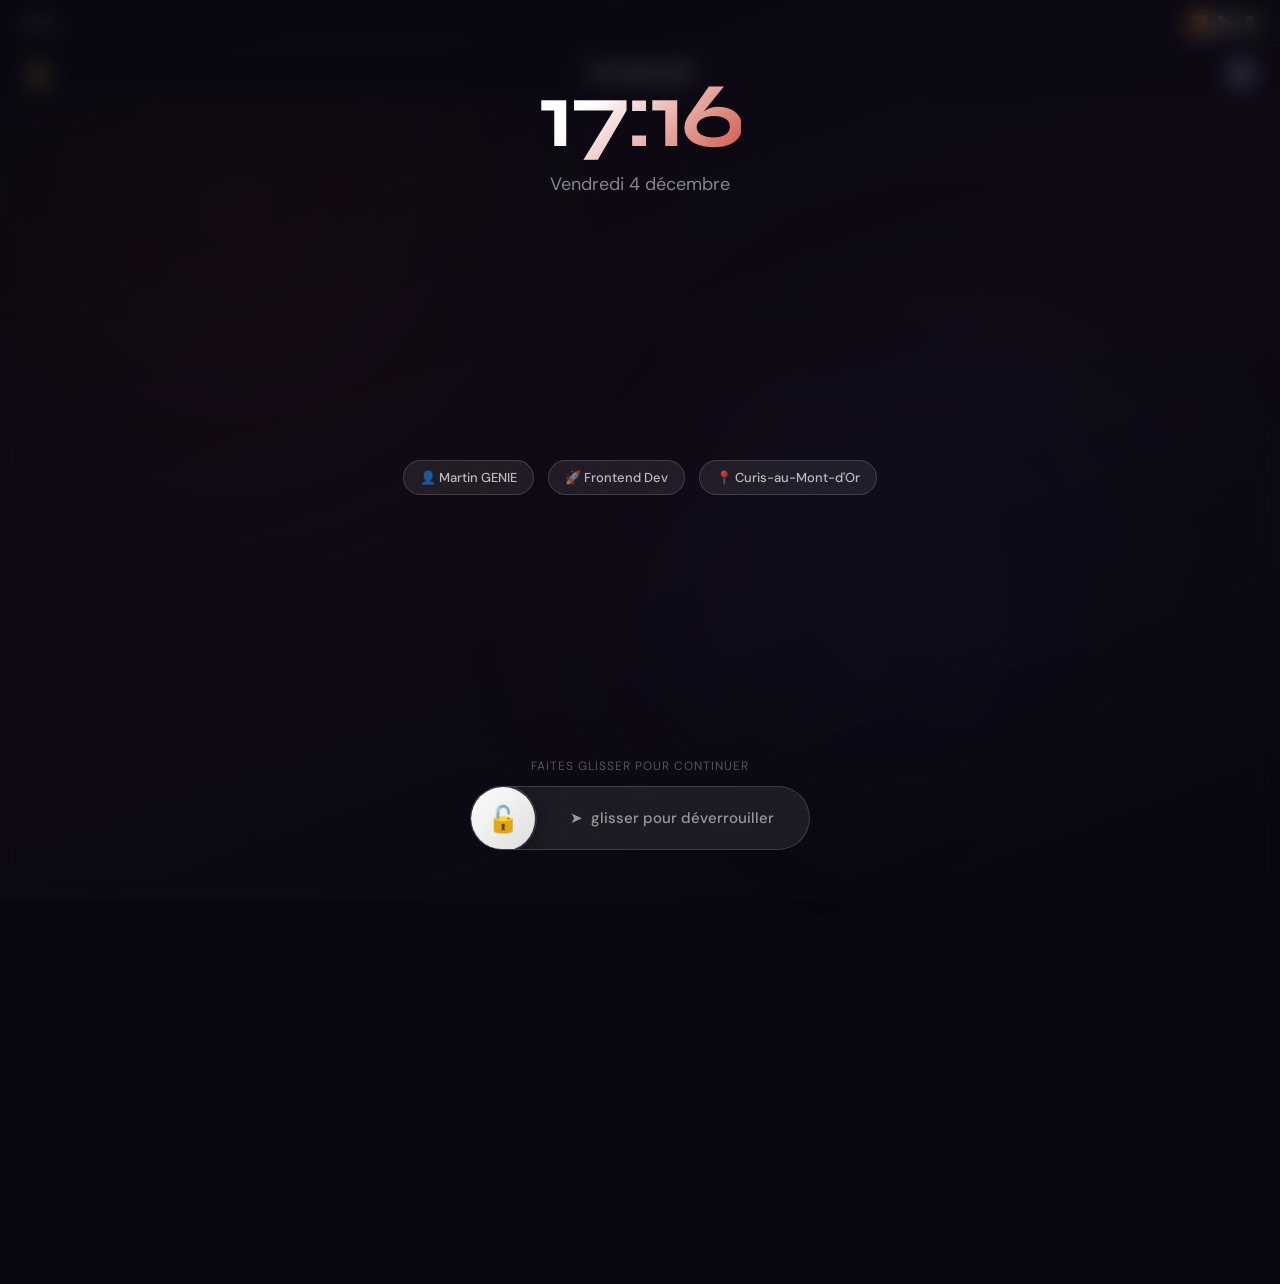
<file: index.html>
<!DOCTYPE html>
<html lang="fr">

<head>
    <meta charset="UTF-8">
    <meta name="viewport" content="width=device-width, initial-scale=1.0">
    <title>Portfolio — Martin GENIE</title>
    <link rel="preconnect" href="https://fonts.googleapis.com">
    <link
        href="https://fonts.googleapis.com/css2?family=Syne:wght@400;500;600;700;800&family=DM+Sans:wght@300;400;500;600&display=swap"
        rel="stylesheet">
    <style>
        *,
        *::before,
        *::after {
            margin: 0;
            padding: 0;
            box-sizing: border-box;
        }

        :root {
            --bg: #080810;
            --surface: rgba(18, 18, 32, 0.85);
            --surface2: rgba(255, 255, 255, 0.04);
            --border: rgba(255, 255, 255, 0.08);
            --border-hover: rgba(255, 100, 80, 0.45);
            --text: #f0f0f8;
            --muted: #7a7a9a;
            --accent: #ff4433;
            --accent2: #ff7755;
            --blue: #4488ff;
            --green: #33dd88;
            --gold: #ffcc44;
            --sep: rgba(255, 255, 255, 0.07);
            --settings-bg: #060610;
            --settings-card: rgba(14, 14, 28, 0.95);
            --font-display: 'Syne', sans-serif;
            --font-body: 'DM Sans', sans-serif;
            --r: 20px;
            --r-lg: 28px;
        }

        body {
            font-family: var(--font-body);
            color: var(--text);
            background: var(--bg);
            overflow-x: hidden;
            min-height: 100vh;
            -webkit-font-smoothing: antialiased;
        }

        /* ─── BLOBS ─── */
        .blob {
            position: fixed;
            border-radius: 50%;
            filter: blur(130px);
            opacity: .2;
            z-index: 0;
            pointer-events: none;
        }

        .blob-1 {
            width: 600px;
            height: 600px;
            background: radial-gradient(circle, rgba(255, 68, 51, .5), transparent);
            top: -10%;
            left: -5%;
            animation: drift 22s ease-in-out infinite;
        }

        .blob-2 {
            width: 500px;
            height: 500px;
            background: radial-gradient(circle, rgba(68, 136, 255, .4), transparent);
            bottom: 10%;
            right: 5%;
            animation: drift 28s ease-in-out infinite reverse;
        }

        .blob-3 {
            width: 400px;
            height: 400px;
            background: radial-gradient(circle, rgba(170, 102, 255, .3), transparent);
            top: 45%;
            left: 45%;
            animation: drift 35s ease-in-out infinite 5s;
        }

        @keyframes drift {

            0%,
            100% {
                transform: translate(0, 0) scale(1);
            }

            33% {
                transform: translate(50px, -60px) scale(1.12);
            }

            66% {
                transform: translate(-40px, 40px) scale(0.88);
            }
        }

        /* ─── ÉCRAN DE VERROUILLAGE ─── */
        #lockscreen {
            position: fixed;
            inset: 0;
            z-index: 9999;
            display: flex;
            flex-direction: column;
            align-items: center;
            justify-content: space-between;
            padding: 70px 24px 50px;
            transition: opacity .7s ease, transform .7s cubic-bezier(.4, 0, .2, 1);
            overflow: hidden;
        }

        #lockscreen::before {
            content: '';
            position: absolute;
            inset: 0;
            background: linear-gradient(160deg, rgba(8, 8, 16, .6) 0%, rgba(30, 15, 30, .4) 50%, rgba(8, 8, 16, .6) 100%);
            backdrop-filter: blur(12px);
            z-index: -1;
        }

        #lockscreen>* {
            position: relative;
            z-index: 1;
        }

        #lockscreen.hidden {
            opacity: 0;
            transform: translateY(-110%);
            pointer-events: none;
        }

        .lock-time {
            font-family: var(--font-display);
            font-size: 92px;
            font-weight: 700;
            letter-spacing: -4px;
            background: linear-gradient(135deg, #fff 30%, rgba(255, 100, 80, .8));
            -webkit-background-clip: text;
            -webkit-text-fill-color: transparent;
            background-clip: text;
            text-align: center;
            line-height: 1;
        }

        .lock-date {
            font-size: 18px;
            color: rgba(255, 255, 255, .5);
            text-align: center;
            margin-top: 10px;
        }

        .lock-preview {
            display: flex;
            gap: 14px;
            flex-wrap: wrap;
            justify-content: center;
        }

        .lock-chip {
            padding: 8px 16px;
            background: rgba(255, 255, 255, .08);
            border: 1px solid rgba(255, 255, 255, .15);
            border-radius: 40px;
            font-size: 13px;
            font-weight: 500;
            backdrop-filter: blur(20px);
            color: rgba(255, 255, 255, .7);
        }

        .slider-wrap {
            width: 100%;
            max-width: 340px;
        }

        .slider-label {
            text-align: center;
            font-size: 12px;
            color: rgba(255, 255, 255, .3);
            margin-bottom: 12px;
            letter-spacing: 1px;
            text-transform: uppercase;
        }

        .slider {
            position: relative;
            height: 64px;
            background: rgba(255, 255, 255, .08);
            backdrop-filter: blur(20px);
            border-radius: 40px;
            overflow: hidden;
            border: 1px solid rgba(255, 255, 255, .15);
        }

        .slider-text {
            position: absolute;
            inset: 0;
            display: flex;
            align-items: center;
            justify-content: center;
            gap: 8px;
            font-size: 15px;
            font-weight: 500;
            color: rgba(255, 255, 255, .55);
            pointer-events: none;
            padding-left: 64px;
        }

        .slider-arrow {
            animation: nudge 1.5s ease-in-out infinite;
        }

        @keyframes nudge {

            0%,
            100% {
                transform: translateX(-6px);
                opacity: .5
            }

            50% {
                transform: translateX(6px);
                opacity: 1
            }
        }

        .handle {
            position: absolute;
            top: 0;
            left: 0;
            width: 64px;
            height: 64px;
            border-radius: 50%;
            background: linear-gradient(135deg, #fff 0%, #ddd 100%);
            display: flex;
            align-items: center;
            justify-content: center;
            cursor: grab;
            font-size: 26px;
            box-shadow: 0 4px 24px rgba(0, 0, 0, .5), 0 0 0 2px rgba(255, 255, 255, .15);
        }

        .handle:active {
            cursor: grabbing;
        }

        /* ─── BARRE D'ÉTAT ─── */
        .status-bar {
            position: fixed;
            top: 0;
            left: 0;
            right: 0;
            height: 46px;
            background: rgba(6, 6, 16, .7);
            backdrop-filter: blur(30px);
            z-index: 100;
            display: flex;
            align-items: center;
            justify-content: space-between;
            padding: 0 22px;
            border-bottom: .5px solid var(--sep);
        }

        #statusTime {
            font-family: var(--font-display);
            font-size: 14px;
            font-weight: 600;
        }

        .status-icons {
            display: flex;
            gap: 8px;
            font-size: 14px;
        }

        /* ─── BARRE DE NAVIGATION ─── */
        .nav-bar {
            position: fixed;
            top: 46px;
            left: 0;
            right: 0;
            height: 54px;
            background: rgba(6, 6, 16, .75);
            backdrop-filter: blur(40px);
            z-index: 99;
            display: flex;
            align-items: center;
            justify-content: space-between;
            padding: 0 18px;
            border-bottom: .5px solid var(--sep);
        }

        .nav-title {
            font-family: var(--font-display);
            font-size: 16px;
            font-weight: 700;
            letter-spacing: -.3px;
        }

        .nav-btn {
            background: none;
            border: none;
            color: var(--text);
            font-size: 20px;
            cursor: pointer;
            padding: 8px;
            border-radius: 10px;
            transition: background .2s;
        }

        .nav-btn:hover {
            background: rgba(255, 255, 255, .08);
        }

        /* ─── APP ─── */
        #app {
            position: relative;
            z-index: 1;
            padding: 118px 24px 40px;
            max-width: 1100px;
            margin: 0 auto;
            opacity: 0;
            transform: translateY(28px);
            transition: opacity .9s ease .2s, transform .9s ease .2s;
        }

        #app.visible {
            opacity: 1;
            transform: translateY(0);
        }

        /* ─── HEADER ─── */
        header {
            text-align: center;
            margin-bottom: 52px;
        }

        .profile-pic {
            width: 130px;
            height: 130px;
            border-radius: 50%;
            margin: 0 auto 24px;
            display: block;
            background: linear-gradient(135deg, var(--accent), var(--gold), #ff9933);
            object-fit: cover;
            box-shadow: 0 0 0 3px rgba(255, 255, 255, .08), 0 20px 60px rgba(255, 68, 51, .4);
            animation: halo 3.5s ease-in-out infinite;
        }

        .profile-fallback {
            width: 130px;
            height: 130px;
            border-radius: 50%;
            margin: 0 auto 24px;
            background: linear-gradient(135deg, var(--accent), var(--gold), #ff9933);
            display: none;
            align-items: center;
            justify-content: center;
            font-size: 54px;
            box-shadow: 0 0 0 3px rgba(255, 255, 255, .08), 0 20px 60px rgba(255, 68, 51, .4);
            animation: halo 3.5s ease-in-out infinite;
        }

        @keyframes halo {

            0%,
            100% {
                box-shadow: 0 0 0 3px rgba(255, 255, 255, .08), 0 20px 60px rgba(255, 68, 51, .35);
            }

            50% {
                box-shadow: 0 0 0 6px rgba(255, 100, 50, .15), 0 28px 70px rgba(255, 68, 51, .55);
            }
        }

        h1 {
            font-family: var(--font-display);
            font-size: 56px;
            font-weight: 800;
            letter-spacing: -2.5px;
            margin-bottom: 10px;
            background: linear-gradient(135deg, #fff 20%, var(--accent2) 80%);
            -webkit-background-clip: text;
            -webkit-text-fill-color: transparent;
            background-clip: text;
        }

        .subtitle {
            font-size: 18px;
            color: var(--muted);
            font-weight: 400;
        }

        .badges {
            display: flex;
            justify-content: center;
            gap: 10px;
            margin: 20px 0 40px;
            flex-wrap: wrap;
        }

        .badge {
            display: inline-flex;
            align-items: center;
            gap: 6px;
            padding: 6px 14px;
            border-radius: 40px;
            font-size: 13px;
            font-weight: 500;
            border: 1px solid;
            backdrop-filter: blur(10px);
        }

        .badge.green {
            background: rgba(51, 221, 136, .1);
            border-color: rgba(51, 221, 136, .3);
            color: var(--green);
        }

        .badge.blue {
            background: rgba(68, 136, 255, .1);
            border-color: rgba(68, 136, 255, .3);
            color: #88aaff;
        }

        .badge.orange {
            background: rgba(255, 149, 0, .1);
            border-color: rgba(255, 149, 0, .3);
            color: #ffaa44;
        }

        .dot {
            width: 7px;
            height: 7px;
            border-radius: 50%;
            background: currentColor;
            animation: blink 2s infinite;
        }

        @keyframes blink {

            0%,
            100% {
                opacity: 1
            }

            50% {
                opacity: .3
            }
        }

        /* ─── FEATURED BAND ─── */
        .featured {
            display: flex;
            align-items: center;
            gap: 20px;
            background: rgba(255, 68, 51, .07);
            border: 1px solid rgba(255, 68, 51, .2);
            border-radius: var(--r-lg);
            padding: 22px 28px;
            margin-bottom: 36px;
            position: relative;
            overflow: hidden;
        }

        .featured::before {
            content: '';
            position: absolute;
            top: 0;
            left: 0;
            right: 0;
            height: 1px;
            background: linear-gradient(90deg, transparent, rgba(255, 68, 51, .5), transparent);
        }

        .featured-ico {
            font-size: 38px;
            flex-shrink: 0;
        }

        .featured-body h3 {
            font-family: var(--font-display);
            font-size: 17px;
            font-weight: 700;
            margin-bottom: 4px;
        }

        .featured-body p {
            font-size: 14px;
            color: var(--muted);
            line-height: 1.55;
        }

        .featured-cta {
            margin-left: auto;
            flex-shrink: 0;
            padding: 11px 22px;
            background: var(--accent);
            border: none;
            border-radius: 12px;
            color: #fff;
            font-size: 14px;
            font-weight: 600;
            cursor: pointer;
            font-family: var(--font-body);
            transition: opacity .2s, transform .2s;
        }

        .featured-cta:hover {
            opacity: .88;
            transform: scale(1.03);
        }

        /* ─── CARDS ─── */
        .grid {
            display: grid;
            grid-template-columns: repeat(auto-fit, minmax(280px, 1fr));
            gap: 18px;
            margin-bottom: 40px;
        }

        .card {
            background: var(--surface);
            backdrop-filter: blur(40px);
            border-radius: var(--r-lg);
            padding: 30px;
            border: 1px solid var(--border);
            cursor: pointer;
            transition: all .45s cubic-bezier(.4, 0, .2, 1);
            position: relative;
            overflow: hidden;
            animation: riseIn .6s ease both;
        }

        .card::before {
            content: '';
            position: absolute;
            top: 0;
            left: 0;
            right: 0;
            height: 2px;
            background: linear-gradient(90deg, var(--accent), var(--accent2), var(--gold));
            transform: scaleX(0);
            transform-origin: left;
            transition: transform .45s ease;
        }

        .card::after {
            content: '';
            position: absolute;
            inset: 0;
            background: radial-gradient(circle at var(--mx, 50%) var(--my, 50%), rgba(255, 68, 51, .08), transparent 55%);
            opacity: 0;
            transition: opacity .3s;
        }

        .card:hover {
            transform: translateY(-10px) scale(1.015);
            border-color: var(--border-hover);
            background: rgba(20, 20, 38, .95);
            box-shadow: 0 24px 50px rgba(0, 0, 0, .55), 0 0 60px rgba(255, 68, 51, .2);
        }

        .card:hover::before {
            transform: scaleX(1);
        }

        .card:hover::after {
            opacity: 1;
        }

        .card:nth-child(1) {
            animation-delay: .05s
        }

        .card:nth-child(2) {
            animation-delay: .12s
        }

        .card:nth-child(3) {
            animation-delay: .19s
        }

        .card:nth-child(4) {
            animation-delay: .26s
        }

        .card:nth-child(5) {
            animation-delay: .33s
        }

        .card:nth-child(6) {
            animation-delay: .40s
        }

        @keyframes riseIn {
            from {
                opacity: 0;
                transform: translateY(32px)
            }

            to {
                opacity: 1;
                transform: translateY(0)
            }
        }

        .card-num {
            position: absolute;
            top: 22px;
            right: 22px;
            font-family: var(--font-display);
            font-size: 12px;
            font-weight: 700;
            color: var(--muted);
            background: rgba(255, 255, 255, .04);
            padding: 4px 10px;
            border-radius: 8px;
        }

        .card-ico {
            font-size: 46px;
            margin-bottom: 18px;
            display: inline-block;
        }

        .card:hover .card-ico {
            animation: wobble .55s ease;
        }

        @keyframes wobble {

            0%,
            100% {
                transform: rotate(0)
            }

            25% {
                transform: translateY(-8px) rotate(-6deg)
            }

            50% {
                transform: rotate(6deg)
            }

            75% {
                transform: translateY(-4px) rotate(-2deg)
            }
        }

        .card-title {
            font-family: var(--font-display);
            font-size: 24px;
            font-weight: 700;
            margin-bottom: 10px;
            letter-spacing: -.4px;
        }

        .card-desc {
            font-size: 14px;
            color: var(--muted);
            line-height: 1.65;
        }

        /* ─── FICHE TECHNIQUE ─── */
        .tech-strip {
            background: var(--surface2);
            border: 1px solid var(--border);
            border-radius: var(--r);
            padding: 20px 24px;
        }

        .tech-strip h3 {
            font-family: var(--font-display);
            font-size: 11px;
            font-weight: 700;
            color: var(--muted);
            text-transform: uppercase;
            letter-spacing: 1px;
            margin-bottom: 14px;
        }

        .tags {
            display: flex;
            flex-wrap: wrap;
            gap: 8px;
        }

        .tag {
            padding: 6px 14px;
            background: rgba(255, 255, 255, .04);
            border: 1px solid var(--border);
            border-radius: 10px;
            font-size: 13px;
            color: var(--text);
            font-weight: 500;
            transition: all .2s;
            cursor: default;
        }

        .tag:hover {
            background: rgba(255, 68, 51, .12);
            border-color: rgba(255, 68, 51, .35);
            color: var(--accent2);
        }

        /* ─── MODAL ─── */
        .overlay {
            position: fixed;
            inset: 0;
            background: rgba(0, 0, 0, .88);
            backdrop-filter: blur(22px);
            z-index: 1000;
            display: none;
            align-items: center;
            justify-content: center;
            opacity: 0;
            transition: opacity .3s;
            padding: 20px;
        }

        .overlay.open {
            display: flex;
            opacity: 1;
        }

        .modal {
            background: rgba(14, 14, 26, .98);
            backdrop-filter: blur(40px);
            border-radius: 30px;
            padding: 48px;
            max-width: 680px;
            width: 100%;
            max-height: 88vh;
            overflow-y: auto;
            border: 1px solid rgba(255, 255, 255, .12);
            position: relative;
            transform: scale(.92) translateY(16px);
            transition: transform .35s cubic-bezier(.4, 0, .2, 1);
            box-shadow: 0 40px 80px rgba(0, 0, 0, .8);
        }

        .overlay.open .modal {
            transform: scale(1) translateY(0);
        }

        .modal-close {
            position: absolute;
            top: 22px;
            right: 22px;
            width: 38px;
            height: 38px;
            border-radius: 50%;
            background: rgba(255, 255, 255, .08);
            border: none;
            color: var(--text);
            font-size: 18px;
            cursor: pointer;
            display: flex;
            align-items: center;
            justify-content: center;
            transition: all .2s;
        }

        .modal-close:hover {
            background: rgba(255, 255, 255, .16);
            transform: rotate(90deg);
        }

        .modal-title {
            font-family: var(--font-display);
            font-size: 38px;
            font-weight: 800;
            margin-bottom: 24px;
            letter-spacing: -1px;
            background: linear-gradient(135deg, var(--accent), var(--accent2));
            -webkit-background-clip: text;
            -webkit-text-fill-color: transparent;
            background-clip: text;
        }

        .modal-body {
            font-size: 15.5px;
            line-height: 1.82;
        }

        .modal-body h3 {
            font-family: var(--font-display);
            font-size: 20px;
            font-weight: 700;
            margin: 28px 0 14px;
            color: var(--accent2);
        }

        .modal-body ul {
            list-style: none;
            padding: 0;
        }

        .modal-body li {
            padding: 13px 0;
            border-bottom: 1px solid var(--sep);
            display: flex;
            align-items: flex-start;
            gap: 12px;
        }

        .modal-body li::before {
            content: '▹';
            color: var(--accent);
            font-size: 18px;
            flex-shrink: 0;
            margin-top: 1px;
        }

        .modal-body a {
            color: var(--accent2);
            text-decoration: none;
            transition: opacity .2s;
        }

        .modal-body a:hover {
            opacity: .7;
        }

        .stag {
            display: inline-block;
            padding: 7px 16px;
            background: rgba(255, 68, 51, .12);
            border-radius: 18px;
            font-size: 13px;
            margin: 6px 6px 6px 0;
            border: 1px solid rgba(255, 68, 51, .28);
            color: var(--accent2);
            font-weight: 500;
        }

        /* ─── BOUTON VOIR LE PROJET ─── */
        .project-link-btn {
            display: inline-flex;
            align-items: center;
            gap: 8px;
            margin-top: 14px;
            padding: 10px 20px;
            background: linear-gradient(135deg, rgba(255, 68, 51, .15), rgba(255, 119, 85, .1));
            border: 1px solid rgba(255, 68, 51, .35);
            border-radius: 12px;
            color: var(--accent2);
            font-size: 14px;
            font-weight: 600;
            font-family: var(--font-body);
            cursor: pointer;
            text-decoration: none;
            transition: all .25s ease;
        }

        .project-link-btn:hover {
            background: linear-gradient(135deg, rgba(255, 68, 51, .28), rgba(255, 119, 85, .2));
            border-color: rgba(255, 68, 51, .6);
            transform: translateY(-2px);
            box-shadow: 0 8px 20px rgba(255, 68, 51, .2);
            opacity: 1;
        }

        .project-link-btn span {
            font-size: 16px;
        }

        /* ─── Page Parametre ─── */
        #settings {
            position: fixed;
            inset: 0;
            background: var(--settings-bg);
            z-index: 2000;
            transform: translateX(100%);
            transition: transform .4s cubic-bezier(.4, 0, .2, 1);
            overflow-y: auto;
        }

        #settings.open {
            transform: translateX(0);
        }

        .s-header {
            position: sticky;
            top: 0;
            background: rgba(6, 6, 16, .92);
            backdrop-filter: blur(40px);
            border-bottom: .5px solid var(--sep);
            z-index: 5;
        }

        .s-nav {
            height: 54px;
            display: flex;
            align-items: center;
            padding: 0 20px;
            position: relative;
        }

        .s-back {
            background: none;
            border: none;
            color: var(--blue);
            font-size: 16px;
            cursor: pointer;
            padding: 8px 0;
            display: flex;
            align-items: center;
            gap: 4px;
            font-family: var(--font-body);
            font-weight: 500;
        }

        .s-nav-title {
            position: absolute;
            left: 50%;
            transform: translateX(-50%);
            font-family: var(--font-display);
            font-size: 16px;
            font-weight: 700;
        }

        .s-body {
            padding: 24px 0 80px;
        }

        .s-profile {
            text-align: center;
            padding: 32px 24px 24px;
        }

        .s-profile-pic {
            width: 90px;
            height: 90px;
            border-radius: 50%;
            margin: 0 auto 14px;
            background: linear-gradient(135deg, var(--accent), var(--gold), #ff9933);
            display: flex;
            align-items: center;
            justify-content: center;
            font-size: 40px;
        }

        .s-name {
            font-family: var(--font-display);
            font-size: 22px;
            font-weight: 700;
            margin-bottom: 6px;
        }

        .s-email {
            font-size: 14px;
            color: var(--muted);
        }

        .s-section {
            margin: 28px 0;
        }

        .s-section-label {
            font-size: 12px;
            font-weight: 600;
            color: var(--muted);
            text-transform: uppercase;
            letter-spacing: .8px;
            padding: 0 24px 8px;
        }

        .s-group {
            background: var(--settings-card);
            border-top: .5px solid var(--sep);
            border-bottom: .5px solid var(--sep);
        }

        .s-item {
            display: flex;
            align-items: center;
            justify-content: space-between;
            padding: 15px 22px;
            border-bottom: .5px solid var(--sep);
            cursor: pointer;
            transition: background .2s;
        }

        .s-item:last-child {
            border-bottom: none;
        }

        .s-item:active {
            background: rgba(255, 255, 255, .04);
        }

        .s-item-l {
            display: flex;
            align-items: center;
            gap: 14px;
        }

        .s-ico {
            width: 32px;
            height: 32px;
            border-radius: 8px;
            display: flex;
            align-items: center;
            justify-content: center;
            font-size: 17px;
        }

        .s-ico.red {
            background: linear-gradient(135deg, #ff3b30, #ff7755);
        }

        .s-ico.blue {
            background: linear-gradient(135deg, #007aff, #5ac8fa);
        }

        .s-ico.green {
            background: linear-gradient(135deg, #34c759, #30d158);
        }

        .s-ico.purple {
            background: linear-gradient(135deg, #af52de, #bf5af2);
        }

        .s-ico.orange {
            background: linear-gradient(135deg, #ff9500, #ffcc00);
        }

        .s-ico.gray {
            background: linear-gradient(135deg, #636366, #8e8e93);
        }

        .s-item-title {
            font-size: 16px;
        }

        .s-item-sub {
            font-size: 12px;
            color: var(--muted);
            margin-top: 2px;
        }

        .s-val {
            font-size: 15px;
            color: var(--muted);
            margin-right: 6px;
        }

        .s-chev {
            font-size: 14px;
            color: var(--muted);
        }

        /* Basculer */
        .toggle {
            position: relative;
            width: 50px;
            height: 30px;
            background: #333;
            border-radius: 15px;
            cursor: pointer;
            transition: background .3s;
            flex-shrink: 0;
        }

        .toggle.on {
            background: var(--green);
        }

        .toggle-k {
            position: absolute;
            top: 2px;
            left: 2px;
            width: 26px;
            height: 26px;
            background: #fff;
            border-radius: 50%;
            transition: transform .3s;
            box-shadow: 0 2px 5px rgba(0, 0, 0, .25);
        }

        .toggle.on .toggle-k {
            transform: translateX(20px);
        }

        /* ─── SOUS-FENÊTRES DE PARAMÈTRES ─── */
        .smodal-bg {
            position: fixed;
            inset: 0;
            background: rgba(0, 0, 0, .75);
            z-index: 3500;
            display: none;
            align-items: center;
            justify-content: center;
            opacity: 0;
            transition: opacity .3s;
            padding: 20px;
        }

        .smodal-bg.open {
            display: flex;
            opacity: 1;
        }

        .smodal {
            background: rgba(12, 12, 24, .98);
            border-radius: 22px;
            width: 100%;
            max-width: 480px;
            max-height: 82vh;
            overflow-y: auto;
            border: 1px solid var(--sep);
            transform: scale(.93);
            transition: transform .3s cubic-bezier(.4, 0, .2, 1);
        }

        .smodal-bg.open .smodal {
            transform: scale(1);
        }

        .smodal-head {
            padding: 22px 24px 18px;
            border-bottom: .5px solid var(--sep);
        }

        .smodal-title {
            font-family: var(--font-display);
            font-size: 19px;
            font-weight: 700;
            margin-bottom: 4px;
        }

        .smodal-sub {
            font-size: 13px;
            color: var(--muted);
        }

        .smodal-body {
            padding: 20px 24px;
        }

        .smodal-footer {
            padding: 14px 24px;
            border-top: .5px solid var(--sep);
            display: flex;
            gap: 10px;
        }

        .sm-btn {
            flex: 1;
            padding: 13px;
            border-radius: 12px;
            border: none;
            font-size: 16px;
            font-weight: 600;
            cursor: pointer;
            font-family: var(--font-body);
            transition: opacity .2s;
        }

        .sm-btn.primary {
            background: var(--blue);
            color: #fff;
        }

        .sm-btn.secondary {
            background: rgba(255, 255, 255, .07);
            color: var(--text);
        }

        .sm-btn:hover {
            opacity: .82;
        }

        /* Curseur de plage */
        .range-val {
            font-family: var(--font-display);
            font-size: 30px;
            font-weight: 800;
            color: var(--blue);
            text-align: center;
            margin-bottom: 10px;
        }

        input[type=range]::-webkit-slider-thumb {
            -webkit-appearance: none;
            width: 100%;
            height: 4px;
            border-radius: 2px;
            background: var(--sep);
            outline: none;
        }

        input[type=range]::-webkit-slider-thumb {
            -webkit-appearance: none;
            width: 24px;
            height: 24px;
            border-radius: 50%;
            background: #fff;
            cursor: pointer;
            box-shadow: 0 2px 8px rgba(0, 0, 0, .4);
        }

        .preview-text {
            text-align: center;
            color: var(--muted);
            margin-top: 16px;
            transition: font-size .3s;
            line-height: 1.6;
        }

        /* Lignes de responsable de section */
        .sec-row {
            display: flex;
            align-items: center;
            padding: 14px;
            border-radius: 12px;
            background: rgba(255, 255, 255, .04);
            margin-bottom: 10px;
            cursor: pointer;
            transition: background .2s;
        }

        .sec-row:hover {
            background: rgba(255, 255, 255, .07);
        }

        .sec-check {
            width: 24px;
            height: 24px;
            border-radius: 50%;
            border: 2px solid var(--sep);
            margin-right: 12px;
            display: flex;
            align-items: center;
            justify-content: center;
            transition: all .2s;
            flex-shrink: 0;
        }

        .sec-row.on .sec-check {
            background: var(--blue);
            border-color: var(--blue);
        }

        .sec-check-ico {
            color: #fff;
            font-size: 13px;
            opacity: 0;
            transition: opacity .2s;
        }

        .sec-row.on .sec-check-ico {
            opacity: 1;
        }

        .sec-name {
            font-size: 15px;
            font-weight: 500;
        }

        .sec-desc {
            font-size: 12px;
            color: var(--muted);
            margin-top: 2px;
        }

        /* style de clavier */
        kbd {
            font-family: var(--font-display);
            font-weight: 700;
            background: rgba(255, 255, 255, .08);
            padding: 4px 10px;
            border-radius: 6px;
            font-size: 13px;
        }

        /* ─── NOTIFICATIONS ─── */
        .notif {
            position: fixed;
            top: 68px;
            left: 50%;
            transform: translateX(-50%) translateY(-90px);
            background: rgba(14, 14, 26, .96);
            backdrop-filter: blur(40px);
            border-radius: 16px;
            padding: 14px 18px;
            min-width: 300px;
            max-width: 380px;
            box-shadow: 0 12px 40px rgba(0, 0, 0, .65);
            border: 1px solid var(--sep);
            z-index: 4000;
            opacity: 0;
            transition: all .38s cubic-bezier(.4, 0, .2, 1);
            display: flex;
            align-items: center;
            gap: 12px;
        }

        .notif.show {
            opacity: 1;
            transform: translateX(-50%) translateY(0);
        }

        .notif-ico {
            width: 38px;
            height: 38px;
            border-radius: 10px;
            display: flex;
            align-items: center;
            justify-content: center;
            font-size: 20px;
            flex-shrink: 0;
        }

        .notif-title {
            font-family: var(--font-display);
            font-size: 14px;
            font-weight: 700;
            margin-bottom: 2px;
        }

        .notif-msg {
            font-size: 12px;
            color: var(--muted);
            line-height: 1.4;
        }

        /* ─── LIGHT MODE ─── */
        body.light {
            --bg: #f2f2f7;
            --surface: rgba(255, 255, 255, .88);
            --surface2: rgba(0, 0, 0, .03);
            --border: rgba(0, 0, 0, .08);
            --text: #1a1a2e;
            --muted: #636380;
            --sep: rgba(0, 0, 0, .08);
            --settings-bg: #f2f2f7;
            --settings-card: rgba(255, 255, 255, .95);
            background: linear-gradient(135deg, #f2f2f7, #e8e8f0, #ddddf0);
        }

        body.light h1 {
            background: linear-gradient(135deg, #1a1a2e, #ff4433);
            -webkit-background-clip: text;
            -webkit-text-fill-color: transparent;
            background-clip: text;
        }

        body.light .status-bar,
        body.light .nav-bar {
            background: rgba(242, 242, 247, .88);
            border-color: rgba(0, 0, 0, .08);
        }

        body.light .modal {
            background: rgba(242, 242, 250, .99);
        }

        body.light .notif {
            background: rgba(255, 255, 255, .97);
        }

        body.light .lock-time {
            background: linear-gradient(135deg, #2e1a1a, var(--accent2));
            -webkit-background-clip: text;
            -webkit-text-fill-color: transparent;
            background-clip: text;
        }

        body.light .lock-date {
            color: rgba(0, 0, 0, 0);
        }

        body.light .slider {
            background: rgba(0, 0, 0, .08);
            border-color: rgba(0, 0, 0, .15);
        }

        body.light .slider-text {
            color: rgba(0, 0, 0, .45);
        }

        body.light .handle {
            background: linear-gradient(135deg, #fff, #ddd);
        }

        body.light .s-header {
            background: rgba(242, 242, 247, .92);
        }

        body.light #settings {
            background: #f2f2f7;
        }

        body.light .smodal {
            background: rgba(252, 252, 255, .99);
        }

        body.light .blob-1 {
            background: radial-gradient(circle, rgba(255, 68, 51, .12), transparent);
        }

        body.light .blob-2 {
            background: radial-gradient(circle, rgba(68, 136, 255, .1), transparent);
        }

        body.light .blob-3 {
            background: radial-gradient(circle, rgba(170, 102, 255, .08), transparent);
        }

        /* Animations hidden */
        body.no-anim * {
            animation: none !important;
            transition: none !important;
        }

        /* ─── SCROLLBAR ─── */
        ::-webkit-scrollbar {
            width: 6px;
        }

        ::-webkit-scrollbar-thumb {
            background: rgba(255, 255, 255, .15);
            border-radius: 3px;
        }

        body.light ::-webkit-scrollbar-thumb {
            background: rgba(0, 0, 0, .1);
        }

        /* ─── RESPONSIVE ─── */
        @media (max-width: 768px) {
            .lock-time {
                font-size: 68px;
            }

            h1 {
                font-size: 40px;
            }

            .subtitle {
                font-size: 16px;
            }

            .grid {
                grid-template-columns: 1fr;
            }

            .featured {
                flex-direction: column;
                text-align: center;
            }

            .featured-cta {
                margin: 0;
            }

            #app {
                padding: 112px 16px 40px;
            }
        }

        @media (max-width: 480px) {
            .lock-time {
                font-size: 54px;
            }

            h1 {
                font-size: 32px;
            }
        }
    </style>
</head>

<body>
    <div class="blob blob-1"></div>
    <div class="blob blob-2"></div>
    <div class="blob blob-3"></div>

    <!-- ECRAN DE VERROUILLAGE -->
    <div id="lockscreen">
        <div>
            <div class="lock-time" id="lockTime">00:00</div>
            <div class="lock-date" id="lockDate"></div>
        </div>
        <div class="lock-preview">
            <span class="lock-chip">👤 Martin GENIE</span>
            <span class="lock-chip">🚀 Frontend Dev</span>
            <span class="lock-chip">📍 Curis-au-Mont-d'Or</span>
        </div>
        <div class="slider-wrap">
            <div class="slider-label">Faites glisser pour continuer</div>
            <div class="slider" id="slider">
                <div class="slider-text"><span class="slider-arrow">➤</span><span>glisser pour déverrouiller</span>
                </div>
                <div class="handle" id="handle">🔓</div>
            </div>
        </div>
    </div>

    <!-- BARRE D'ÉTAT -->
    <div class="status-bar">
        <span id="statusTime">00:00</span>
        <div class="status-icons"><span>📶</span><span>📡</span><span>🔋</span></div>
    </div>

    <!-- NAV BAR -->
    <div class="nav-bar">
        <button class="nav-btn" onclick="lockScreen()" title="Verrouiller (L)">🔒</button>
        <div class="nav-title">CV Interactif</div>
        <button class="nav-btn" onclick="openSettings()">⚙️</button>
    </div>

    <!-- APP -->
    <div id="app">
        <header>
            <img src="Image/Martin GENIE.jpg" alt="Martin GENIE" class="profile-pic"
                onerror="this.style.display='none'; document.querySelector('.profile-fallback').style.display='flex';">
            <div class="profile-fallback">👨‍💻</div>
            <h1>Martin GENIE</h1>
            <p class="subtitle">Développeur Frontend · cybersécurité</p>
            <div class="badges">
                <span class="badge green"><span class="dot"></span>Disponible</span>
                <span class="badge blue">📍 Curis-au-Mont-d'Or</span>
            </div>
        </header>

        <div class="featured">
            <div class="featured-ico">💡</div>
            <div class="featured-body">
                <h3>Ouvert aux opportunités</h3>
                <p>Je recherche des projets ambitieux en freelance ou CDI. Spécialité : interfaces soignées + sécuriser.
                </p>
            </div>
            <button class="featured-cta" onclick="openModal('contact')">Me contacter</button>
        </div>

        <div class="grid">
            <div class="card" onclick="openModal('profil')"><span class="card-num">01</span>
                <div class="card-ico">👤</div>
                <h2 class="card-title">Profil</h2>
                <p class="card-desc">Découvrez mon parcours et ma passion pour le développement créatif</p>
            </div>
            <div class="card" onclick="openModal('competences')"><span class="card-num">02</span>
                <div class="card-ico">⚡</div>
                <h2 class="card-title">Compétences</h2>
                <p class="card-desc">Maîtrise technique et outils de développement moderne</p>
            </div>
            <div class="card" onclick="openModal('experiences')"><span class="card-num">03</span>
                <div class="card-ico">💼</div>
                <h2 class="card-title">Expériences</h2>
                <p class="card-desc">Mon parcours professionnel et projets marquants</p>
            </div>
            <div class="card" onclick="openModal('projets')"><span class="card-num">04</span>
                <div class="card-ico">🚀</div>
                <h2 class="card-title">Projets</h2>
                <p class="card-desc">Portfolio de créations et réalisations personnelles</p>
            </div>
            <div class="card" onclick="openModal('formation')"><span class="card-num">05</span>
                <div class="card-ico">🎓</div>
                <h2 class="card-title">Formation</h2>
                <p class="card-desc">Diplômes, certifications et apprentissage continu</p>
            </div>
            <div class="card" onclick="openModal('contact')"><span class="card-num">06</span>
                <div class="card-ico">📬</div>
                <h2 class="card-title">Contact</h2>
                <p class="card-desc">Restons connectés et travaillons ensemble</p>
            </div>
        </div>

        <div class="tech-strip">
            <h3>Stack principal</h3>
            <div class="tags">
                <span class="tag">React.js</span><span class="tag">Vue.js</span><span class="tag">TypeScript</span>
                <span class="tag">Node.js</span><span class="tag">Python</span><span class="tag">MySQL</span>
                <span class="tag">MongoDB</span><span class="tag">Docker</span><span class="tag">Figma</span>
            </div>
        </div>
    </div>

    <!-- MODAL -->
    <div class="overlay" id="overlay" onclick="closeModal(event)">
        <div class="modal" onclick="event.stopPropagation()">
            <button class="modal-close" onclick="closeModal()">✕</button>
            <h2 class="modal-title" id="mTitle"></h2>
            <div class="modal-body" id="mBody"></div>
        </div>
    </div>

    <!-- PAGE DES PARAMETRES -->
    <div id="settings">
        <div class="s-header">
            <div class="s-nav">
                <button class="s-back" onclick="closeSettings()">‹ Retour</button>
                <div class="s-nav-title">Réglages</div>
            </div>
        </div>
        <div class="s-body">
            <div class="s-profile">
                <img src="Image/Martin GENIE.jpg" alt="Martin GENIE" class="profile-pic"
                    onerror="this.style.display='none'; document.querySelector('.profile-fallback').style.display='flex';">
                <div class="s-name">Martin GENIE</div>
                <div class="s-email">martin.genie@orange.fr</div>
            </div>

            <!-- Apparence -->
            <div class="s-section">
                <div class="s-section-label">Apparence</div>
                <div class="s-group">
                    <div class="s-item">
                        <div class="s-item-l">
                            <div class="s-ico orange">☀️</div>
                            <div>
                                <div class="s-item-title">Mode sombre</div>
                                <div class="s-item-sub">Thème de l'interface</div>
                            </div>
                        </div>
                        <div class="toggle on" id="darkToggle" onclick="toggleDark(event)">
                            <div class="toggle-k"></div>
                        </div>
                    </div>
                    <div class="s-item" onclick="openSM('smTextSize')">
                        <div class="s-item-l">
                            <div class="s-ico gray">🔤</div>
                            <div>
                                <div class="s-item-title">Taille du texte</div>
                            </div>
                        </div>
                        <div class="s-val" id="textSizeLabel">Moyen</div><span class="s-chev">›</span>
                    </div>
                </div>
            </div>

            <!-- Contenu -->
            <div class="s-section">
                <div class="s-section-label">Contenu</div>
                <div class="s-group">
                    <div class="s-item" onclick="openSM('smSections')">
                        <div class="s-item-l">
                            <div class="s-ico green">📋</div>
                            <div>
                                <div class="s-item-title">Gérer les sections</div>
                                <div class="s-item-sub" id="secCount">6 sections actives</div>
                            </div>
                        </div>
                        <span class="s-chev">›</span>
                    </div>
                    <div class="s-item">
                        <div class="s-item-l">
                            <div class="s-ico purple">✨</div>
                            <div>
                                <div class="s-item-title">Animations</div>
                                <div class="s-item-sub">Désactiver toutes les animations</div>
                            </div>
                        </div>
                        <div class="toggle on" id="animToggle" onclick="toggleAnims(event)">
                            <div class="toggle-k"></div>
                        </div>
                    </div>
                </div>
            </div>

            <!-- À propos -->
            <div class="s-section">
                <div class="s-section-label">À propos</div>
                <div class="s-group">
                    <div class="s-item" onclick="openSM('smVersion')">
                        <div class="s-item-l">
                            <div class="s-ico gray">ℹ️</div>
                            <div>
                                <div class="s-item-title">Version</div>
                            </div>
                        </div>
                        <div class="s-val">2.0.0</div><span class="s-chev">›</span>
                    </div>
                    <div class="s-item" onclick="openSM('smHelp')">
                        <div class="s-item-l">
                            <div class="s-ico blue">❓</div>
                            <div>
                                <div class="s-item-title">Aide & raccourcis</div>
                            </div>
                        </div>
                        <span class="s-chev">›</span>
                    </div>
                    <div class="s-item" onclick="openModal('contact');closeSettings();">
                        <div class="s-item-l">
                            <div class="s-ico green">📬</div>
                            <div>
                                <div class="s-item-title">Me contacter</div>
                            </div>
                        </div>
                        <span class="s-chev">›</span>
                    </div>
                </div>
            </div>
        </div>
    </div>

    <!-- SUB-MODAL : Taille du texte -->
    <div class="smodal-bg" id="smTextSize" onclick="closeSM(event,'smTextSize')">
        <div class="smodal" onclick="event.stopPropagation()">
            <div class="smodal-head">
                <div class="smodal-title">Taille du texte</div>
                <div class="smodal-sub">Ajustez la lisibilité</div>
            </div>
            <div class="smodal-body">
                <div class="range-val" id="rangeLabel">Moyen</div>
                <input type="range" id="textRange" min="0" max="4" value="2" step="1">
                <div class="preview-text" id="previewText">Ceci est un exemple pour visualiser la taille du texte.</div>
            </div>
            <div class="smodal-footer">
                <button class="sm-btn secondary" onclick="closeSM(null,'smTextSize')">Annuler</button>
                <button class="sm-btn primary" onclick="applyTextSize()">Appliquer</button>
            </div>
        </div>
    </div>

    <!-- SUB-MODAL : Gérer les sections -->
    <div class="smodal-bg" id="smSections" onclick="closeSM(event,'smSections')">
        <div class="smodal" onclick="event.stopPropagation()">
            <div class="smodal-head">
                <div class="smodal-title">Gérer les sections</div>
                <div class="smodal-sub">Afficher ou masquer des sections</div>
            </div>
            <div class="smodal-body" id="secList">
                <div class="sec-row on" data-section="profil" onclick="toggleSec(this)">
                    <div class="sec-check"><span class="sec-check-ico">✓</span></div>
                    <div>
                        <div class="sec-name">👤 Profil</div>
                        <div class="sec-desc">Présentation personnelle</div>
                    </div>
                </div>
                <div class="sec-row on" data-section="competences" onclick="toggleSec(this)">
                    <div class="sec-check"><span class="sec-check-ico">✓</span></div>
                    <div>
                        <div class="sec-name">⚡ Compétences</div>
                        <div class="sec-desc">Stack technique</div>
                    </div>
                </div>
                <div class="sec-row on" data-section="experiences" onclick="toggleSec(this)">
                    <div class="sec-check"><span class="sec-check-ico">✓</span></div>
                    <div>
                        <div class="sec-name">💼 Expériences</div>
                        <div class="sec-desc">Parcours professionnel</div>
                    </div>
                </div>
                <div class="sec-row on" data-section="projets" onclick="toggleSec(this)">
                    <div class="sec-check"><span class="sec-check-ico">✓</span></div>
                    <div>
                        <div class="sec-name">🚀 Projets</div>
                        <div class="sec-desc">Portfolio</div>
                    </div>
                </div>
                <div class="sec-row on" data-section="formation" onclick="toggleSec(this)">
                    <div class="sec-check"><span class="sec-check-ico">✓</span></div>
                    <div>
                        <div class="sec-name">🎓 Formation</div>
                        <div class="sec-desc">Diplômes et certifications</div>
                    </div>
                </div>
                <div class="sec-row on" data-section="contact" onclick="toggleSec(this)">
                    <div class="sec-check"><span class="sec-check-ico">✓</span></div>
                    <div>
                        <div class="sec-name">📬 Contact</div>
                        <div class="sec-desc">Coordonnées</div>
                    </div>
                </div>
            </div>
            <div class="smodal-footer">
                <button class="sm-btn secondary" onclick="closeSM(null,'smSections')">Annuler</button>
                <button class="sm-btn primary" onclick="applySections()">Appliquer</button>
            </div>
        </div>
    </div>

    <!-- SUB-MODAL : Version -->
    <div class="smodal-bg" id="smVersion" onclick="closeSM(event,'smVersion')">
        <div class="smodal" onclick="event.stopPropagation()">
            <div class="smodal-head">
                <div class="smodal-title">Version</div>
                <div class="smodal-sub">Informations sur l'application</div>
            </div>
            <div class="smodal-body" style="text-align:center;padding:28px 24px">
                <div style="font-size:60px;margin-bottom:16px">👨‍💻</div>
                <div style="font-family:var(--font-display);font-size:22px;font-weight:800;margin-bottom:8px">CV
                    Interactif</div>
                <div style="font-size:15px;color:var(--muted);margin-bottom:20px">Version 2.0.0 — Édition Fusion</div>
                <div style="font-size:13px;color:var(--muted);line-height:1.7">
                    <p>© 2024 Martin GENIE</p>
                    <p>Tous droits réservés</p>
                </div>
            </div>
            <div class="smodal-footer"><button class="sm-btn primary" onclick="closeSM(null,'smVersion')">OK</button>
            </div>
        </div>
    </div>

    <!-- SUB-MODAL : Aide -->
    <div class="smodal-bg" id="smHelp" onclick="closeSM(event,'smHelp')">
        <div class="smodal" onclick="event.stopPropagation()">
            <div class="smodal-head">
                <div class="smodal-title">Aide & Raccourcis</div>
                <div class="smodal-sub">Naviguez rapidement au clavier</div>
            </div>
            <div class="smodal-body">
                <div style="display:grid;gap:8px;margin-bottom:20px">
                    <div
                        style="display:flex;justify-content:space-between;align-items:center;padding:12px 14px;background:rgba(255,255,255,.04);border-radius:10px">
                        <span style="color:var(--muted)">Déverrouiller l'écran</span><kbd>Entrée</kbd>
                    </div>
                    <div
                        style="display:flex;justify-content:space-between;align-items:center;padding:12px 14px;background:rgba(255,255,255,.04);border-radius:10px">
                        <span style="color:var(--muted)">Verrouiller l'écran</span><kbd>L</kbd>
                    </div>
                    <div
                        style="display:flex;justify-content:space-between;align-items:center;padding:12px 14px;background:rgba(255,255,255,.04);border-radius:10px">
                        <span style="color:var(--muted)">Ouvrir les réglages</span><kbd>S</kbd>
                    </div>
                    <div
                        style="display:flex;justify-content:space-between;align-items:center;padding:12px 14px;background:rgba(255,255,255,.04);border-radius:10px">
                        <span style="color:var(--muted)">Fermer / Retour</span><kbd>Échap</kbd>
                    </div>
                </div>
                <div style="font-size:13px;color:var(--muted);line-height:1.65">Support : <a
                        href="mailto:martin.genie@orange.fr" style="color:var(--blue)">martin.genie@orange.fr</a></div>
            </div>
            <div class="smodal-footer"><button class="sm-btn primary" onclick="closeSM(null,'smHelp')">OK</button></div>
        </div>
    </div>

    <div id="notifContainer"></div>

    <script>
        // ── DONNÉES ───
        const data = {
            profil: {
                icon: '👤', title: 'Profil', body: `
            <p>Passionné par le développement web, le design d'interfaces et la sécuriter informatique, je combine créativité et technique pour créer des expériences digitales mémorables.</p>
            <h3>Ma vision</h3>
            <p>Créer des produits qui allient esthétique moderne, performance optimale et securiter. Je m'inspire de l'excellence des produits Apple pour offrir des interfaces fluides et intuitives.</p>
            <h3>Valeurs</h3>
            <ul>
                <li>Excellence technique et attention aux détails</li>
                <li>Design centré utilisateur</li>
                <li>Innovation et curiosité permanente</li>
                <li>Code propre </li>
            </ul>`},
            competences: {
                icon: '⚡', title: 'Compétences', body: `
            <h3>Frontend</h3>
            <div><span class="stag">HTML/CSS</span><span class="stag">JavaScript</span><span class="stag">React.js</span><span class="stag">Vue.js</span>
            <h3>Backend</h3>
            <div><span class="stag">Node.js</span><span class="stag">Python</span></div>
            <h3>Design & Outils</h3>
            <div><span class="stag">Figma</span><span class="stag">Git/GitHub</span><span class="stag">Docker</span></div>`},
            experiences: {
                icon: '💼', title: 'Expériences', body: `
            <h3>Développeur Full Stack — Auto Entreprise</h3>
            <p style="color:var(--muted);margin-bottom:16px">2025 – Présent</p>
            <ul>
                <li>Plusieur conctat a mon actif pour differentes entreprises</li>
                <li>Développement d'applications web avec frontend et backend</li>
                <li>Mise en place d'architecture microservices</li>
            </ul>
            <h3>Stage Bach 1 - LACROIX</h3>
            <p style="color:var(--muted);margin-bottom:16px">Juin 2026 – Juillet 2026</p>
            <ul>
                <li>Missions informatiques au sein de l'entreprise</li>
            </ul>`},
            projets: {
                icon: '🚀', title: 'Projets', body: `
            <h2>Projets de Bach</h2>   
            <h3>Site Web Montre</h3>
            <p>Un projet de site de montres consiste à créer une plateforme en ligne permettant de présenter, comparer et vendre différents modèles de montres avec une expérience utilisateur fluide et attrayante.</p>
            <div><span class="stag">HTML/CSS</span><span class="stag">React</span><span class="stag">Node.js</span><span class="stag">MySQL</span></div>
            <h3>site web E-todo</h3>
            <p>Un projet de site web E-todo consiste à créer une application en ligne permettant aux utilisateurs de gérer, organiser et suivre leurs tâches quotidiennes de manière simple et efficace.</p>
            <div><span class="stag">JavaScrip</span><span class="stag">React</span><span class="stag">MySQL</span></div>
            <h3>Hack&Juice</h3>
            <p>Un projet Hack&Juice en cybersécurité consiste à développer en équipe une solution innovante pour détecter, prévenir ou corriger des vulnérabilités informatiques face à des menaces réelles.</p>
            <div><span class="stag">Outil inspecter</span><span class="stag">Postman</span></div>
            <br/>
            <h2>Projets Perso</h2>
            <h3>LuxeAuto</h3>
            <p>Un projet de site web de vente de voitures de luxe consiste à créer une plateforme moderne permettant aux utilisateurs de découvrir, comparer et acheter des véhicules haut de gamme avec une expérience fluide et élégante</p>
            <div><span class="stag">Html/css</span><span class="stag">JavaScript</span></div>
            <a href="voiture/Accueil.html" class="project-link-btn" target="_blank" onclick="event.stopPropagation()">
                <span>🚗</span> Voir le projet LuxeAuto
            </a>
            <h3>Site web Barber Shop</h3>
            <p>Projet de site vitrine moderne pour un Barber Shop mettant en avant les services, les coupes et l’univers du salon avec un design élégant, responsive et une navigation fluide.</p>
            <div><span class="stag">HTML</span><span class="stag">CSS</span><span class="stag">JavaScript</span></div>
            <a href="barbershop/index.html" class="project-link-btn" target="_blank" onclick="event.stopPropagation()">
                <span>✂️</span> Voir le projet barbershop
            </a>
            `},
            formation: {
                icon: '🎓', title: 'Formation', body: `
            <h3>Bachelor info et Tech</h3>
            <p style="color:var(--muted);margin-bottom:12px">Epitech Lyon · 2025-2026</p>
            <p>Spécialisation Cibersécuriter.</p>
            <h3>Bac STI2D</h3>
            <p style="color:var(--muted);margin-bottom:12px">Lycée Rosa Parks · 2024-2025</p>
            <p>Fondamentaux de la programmation,des systèmes et du web disign.</p>
            <h3>Certifications</h3>
            <ul>
                <li>PIX</li>
            </ul>`},
            contact: {
                icon: '📬', title: 'Contact', body: `
            <p style="font-size:18px;margin-bottom:28px">Discutons de votre projet et créons quelque chose d'exceptionnel ensemble !</p>
            <h3>Email</h3><p><a href="mailto:martin.genie@orange.fr">martin.genie@orange.fr</a></p>
            <h3>Téléphone</h3><p><a href="tel:+33647252558">+33 6 47 25 25 58</a></p>
            <h3>Réseaux sociaux</h3>
            <ul>
                <li><a href="https://www.linkedin.com/in/martin-genie-8b07a5403/" target="_blank">LinkedIn</a></li>
                <li><a href="https://github.com/martingenie" target="_blank">GitHub</a></li>
                <li><a href="https://www.instagram.com/martin._.gn/" target="_blank">Instagram</a></li>
            </ul>
            <h3>Localisation</h3><p>Curis-au-Mont-d'Or, France 🇫🇷</p>`}
        };

        // ── GERER L'HORLOGE
        function updateTime() {
            const now = new Date();
            const t = `${String(now.getHours()).padStart(2, '0')}:${String(now.getMinutes()).padStart(2, '0')}`;
            document.getElementById('lockTime').textContent = t;
            document.getElementById('statusTime').textContent = t;
            const days = ['Dimanche', 'Lundi', 'Mardi', 'Mercredi', 'Jeudi', 'Vendredi', 'Samedi'];
            const months = ['janvier', 'février', 'mars', 'avril', 'mai', 'juin', 'juillet', 'août', 'septembre', 'octobre', 'novembre', 'décembre'];
            document.getElementById('lockDate').textContent = `${days[now.getDay()]} ${now.getDate()} ${months[now.getMonth()]}`;
        }
        updateTime(); setInterval(updateTime, 1000);

        // ──  LA PAGE DE VERROUILLAGE
        function unlockScreen() {
            document.getElementById('lockscreen').classList.add('hidden');
            setTimeout(() => document.getElementById('app').classList.add('visible'), 300);
        }
        function lockScreen() {
            document.getElementById('handle').style.left = '0px';
            document.getElementById('app').classList.remove('visible');
            document.getElementById('settings').classList.remove('open');
            document.getElementById('overlay').classList.remove('open');
            document.querySelectorAll('.smodal-bg').forEach(m => m.classList.remove('open'));
            document.getElementById('lockscreen').classList.remove('hidden');
        }

        // ── SLIDER
        const handle = document.getElementById('handle');
        const slider = document.getElementById('slider');
        let dragging = false, startX = 0;
        const onStart = e => { dragging = true; startX = (e.touches?.[0] ?? e).clientX - handle.offsetLeft; };
        const onMove = e => {
            if (!dragging) return; e.preventDefault();
            const max = slider.offsetWidth - handle.offsetWidth;
            const dx = Math.max(0, Math.min((e.touches?.[0] ?? e).clientX - startX, max));
            handle.style.left = dx + 'px';
            if (dx >= max) { unlockScreen(); dragging = false; }
        };
        const onEnd = () => { if (!dragging) return; dragging = false; handle.style.left = '0px'; };
        handle.addEventListener('mousedown', onStart);
        handle.addEventListener('touchstart', onStart);
        document.addEventListener('mousemove', onMove);
        document.addEventListener('touchmove', onMove, { passive: false });
        document.addEventListener('mouseup', onEnd);
        document.addEventListener('touchend', onEnd);

        // ── MODAL 
        function openModal(sec) {
            const d = data[sec]; if (!d) return;
            document.getElementById('mTitle').textContent = d.title;
            document.getElementById('mBody').innerHTML = d.body;
            document.getElementById('overlay').classList.add('open');
        }
        function closeModal(e) {
            if (!e || e.target === document.getElementById('overlay'))
                document.getElementById('overlay').classList.remove('open');
        }

        // ── SETTINGS 
        function openSettings() { document.getElementById('settings').classList.add('open'); }
        function closeSettings() { document.getElementById('settings').classList.remove('open'); }

        // Mode sombre — applique sur TOUTE la page
        function toggleDark(e) {
            e.stopPropagation();
            document.body.classList.toggle('light');
            const dark = !document.body.classList.contains('light');
            document.getElementById('darkToggle').classList.toggle('on', dark);
            localStorage.setItem('theme', dark ? 'dark' : 'light');
            toast(dark ? '🌙' : '☀️', dark ? 'Mode sombre activé' : 'Mode clair activé', '',
                dark ? 'linear-gradient(135deg,#5e5ce6,#af52de)' : 'linear-gradient(135deg,#ff9500,#ffcc00)');
        }

        // Animations — applique sur TOUTE la page
        function toggleAnims(e) {
            e.stopPropagation();
            const tog = document.getElementById('animToggle');
            tog.classList.toggle('on');
            const on = tog.classList.contains('on');
            document.body.classList.toggle('no-anim', !on);
            toast(on ? '✨' : '🚫', on ? 'Animations activées' : 'Animations désactivées', '',
                on ? 'linear-gradient(135deg,#af52de,#bf5af2)' : 'linear-gradient(135deg,#636366,#8e8e93)');
        }

        // ── SOUS-MODAUX ──
        function openSM(id) { document.getElementById(id).classList.add('open'); }
        function closeSM(e, id) {
            if (!e || e.target === document.getElementById(id))
                document.getElementById(id).classList.remove('open');
        }

        // Taille du texte — applique sur toute la page
        const tSizes = ['Très petit', 'Petit', 'Moyen', 'Grand', 'Très grand'];
        const tPx = [12, 14, 16, 18, 20];
        const tMult = [.85, .92, 1, 1.08, 1.15];
        const textRange = document.getElementById('textRange');
        const rangeLabel = document.getElementById('rangeLabel');
        const previewTxt = document.getElementById('previewText');

        textRange.addEventListener('input', function () {
            const v = +this.value;
            rangeLabel.textContent = tSizes[v];
            document.getElementById('textSizeLabel').textContent = tSizes[v];
            previewTxt.style.fontSize = tPx[v] + 'px';
        });
        function applyTextSize() {
            const v = +textRange.value;
            document.documentElement.style.fontSize = (16 * tMult[v]) + 'px';
            closeSM(null, 'smTextSize');
            toast('🔤', 'Taille modifiée', tSizes[v], 'linear-gradient(135deg,#636366,#8e8e93)');
        }

        // Sections — masque / affiche les cartes correspondantes
        function toggleSec(el) {
            el.classList.toggle('on');
            const count = document.querySelectorAll('#secList .sec-row.on').length;
            document.getElementById('secCount').textContent = `${count} sections actives`;
        }
        function applySections() {
            document.querySelectorAll('#secList .sec-row').forEach(row => {
                const sec = row.dataset.section;
                const card = document.querySelector(`.card[onclick*="${sec}"]`);
                if (card) card.style.display = row.classList.contains('on') ? '' : 'none';
            });
            const count = document.querySelectorAll('#secList .sec-row.on').length;
            closeSM(null, 'smSections');
            toast('📋', 'Sections mises à jour', `${count} sections affichées`, 'linear-gradient(135deg,#34c759,#30d158)');
        }

        // ── NOTIFICATIONS TOAST ──
        function toast(icon, title, msg = '', bg = 'linear-gradient(135deg,#007aff,#5ac8fa)') {
            const c = document.getElementById('notifContainer');
            const el = document.createElement('div');
            el.className = 'notif';
            el.innerHTML = `<div class="notif-ico" style="background:${bg}">${icon}</div>
            <div><div class="notif-title">${title}</div>${msg ? `<div class="notif-msg">${msg}</div>` : ''}</div>`;
            c.appendChild(el);
            setTimeout(() => el.classList.add('show'), 60);
            setTimeout(() => { el.classList.remove('show'); setTimeout(() => el.remove(), 420); }, 3800);
        }

        // ── HOVER EFFECT CARTES ───
        document.querySelectorAll('.card').forEach(card => {
            card.addEventListener('mousemove', e => {
                const r = card.getBoundingClientRect();
                card.style.setProperty('--mx', ((e.clientX - r.left) / r.width * 100) + '%');
                card.style.setProperty('--my', ((e.clientY - r.top) / r.height * 100) + '%');
            });
        });

        // ── RESTAURATION THÈME ────
        if (localStorage.getItem('thme') === 'light') {
            document.body.classList.add('light');
            document.getElementById('darkToggle').classList.remove('on');
        }

        // ── RACCOURCIS CLAVIER ───
        document.addEventListener('keydown', e => {
            if (e.key === 'Escape') {
                const openSMs = [...document.querySelectorAll('.smodal-bg.open')];
                if (openSMs.length) { openSMs.at(-1).classList.remove('open'); return; }
                if (document.getElementById('settings').classList.contains('open')) { closeSettings(); return; }
                closeModal();
            }
            if (e.key === 'Enter' && !document.getElementById('lockscreen').classList.contains('hidden')) unlockScreen();
            if (e.key.toLowerCase() === 'l' && document.getElementById('lockscreen').classList.contains('hidden')) lockScreen();
            if (e.key.toLowerCase() === 's' && !document.getElementById('settings').classList.contains('open') && document.getElementById('lockscreen').classList.contains('hidden')) openSettings();
        });
    </script>
</body>

</html>
</file>
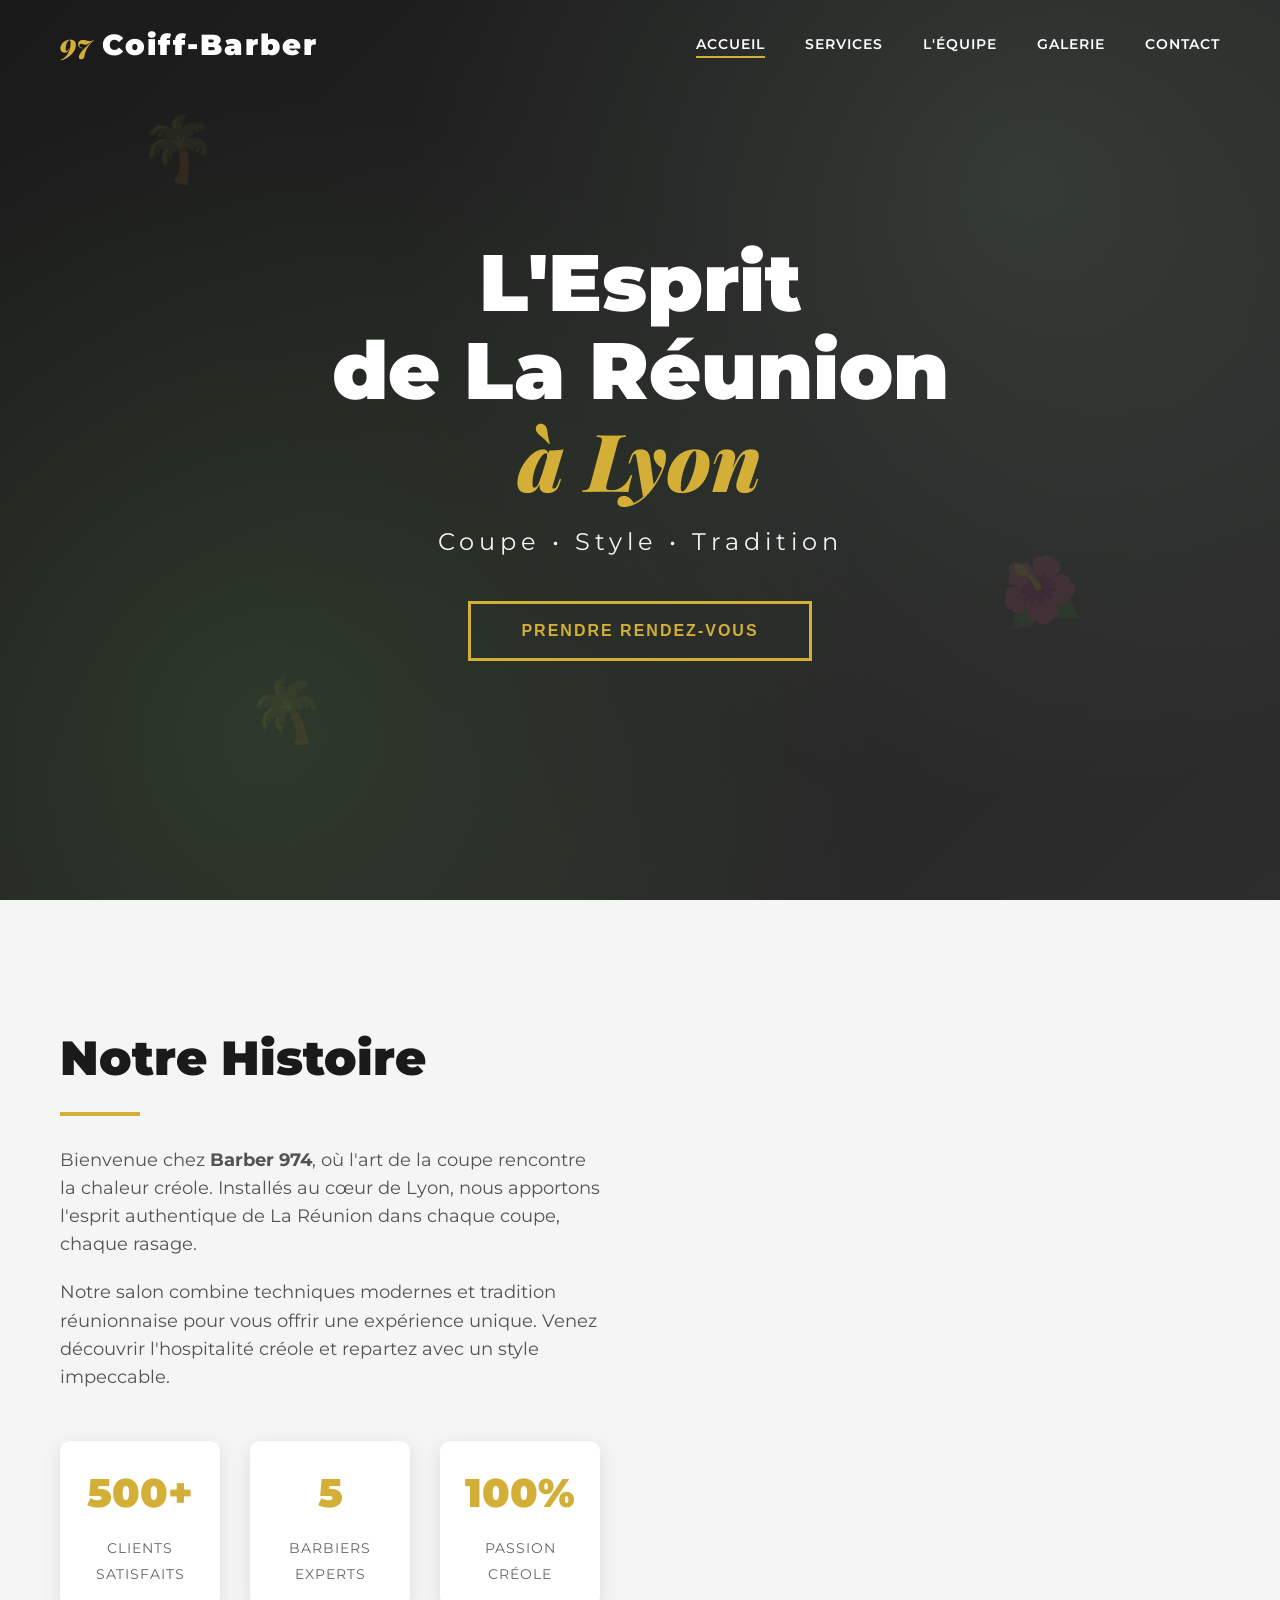
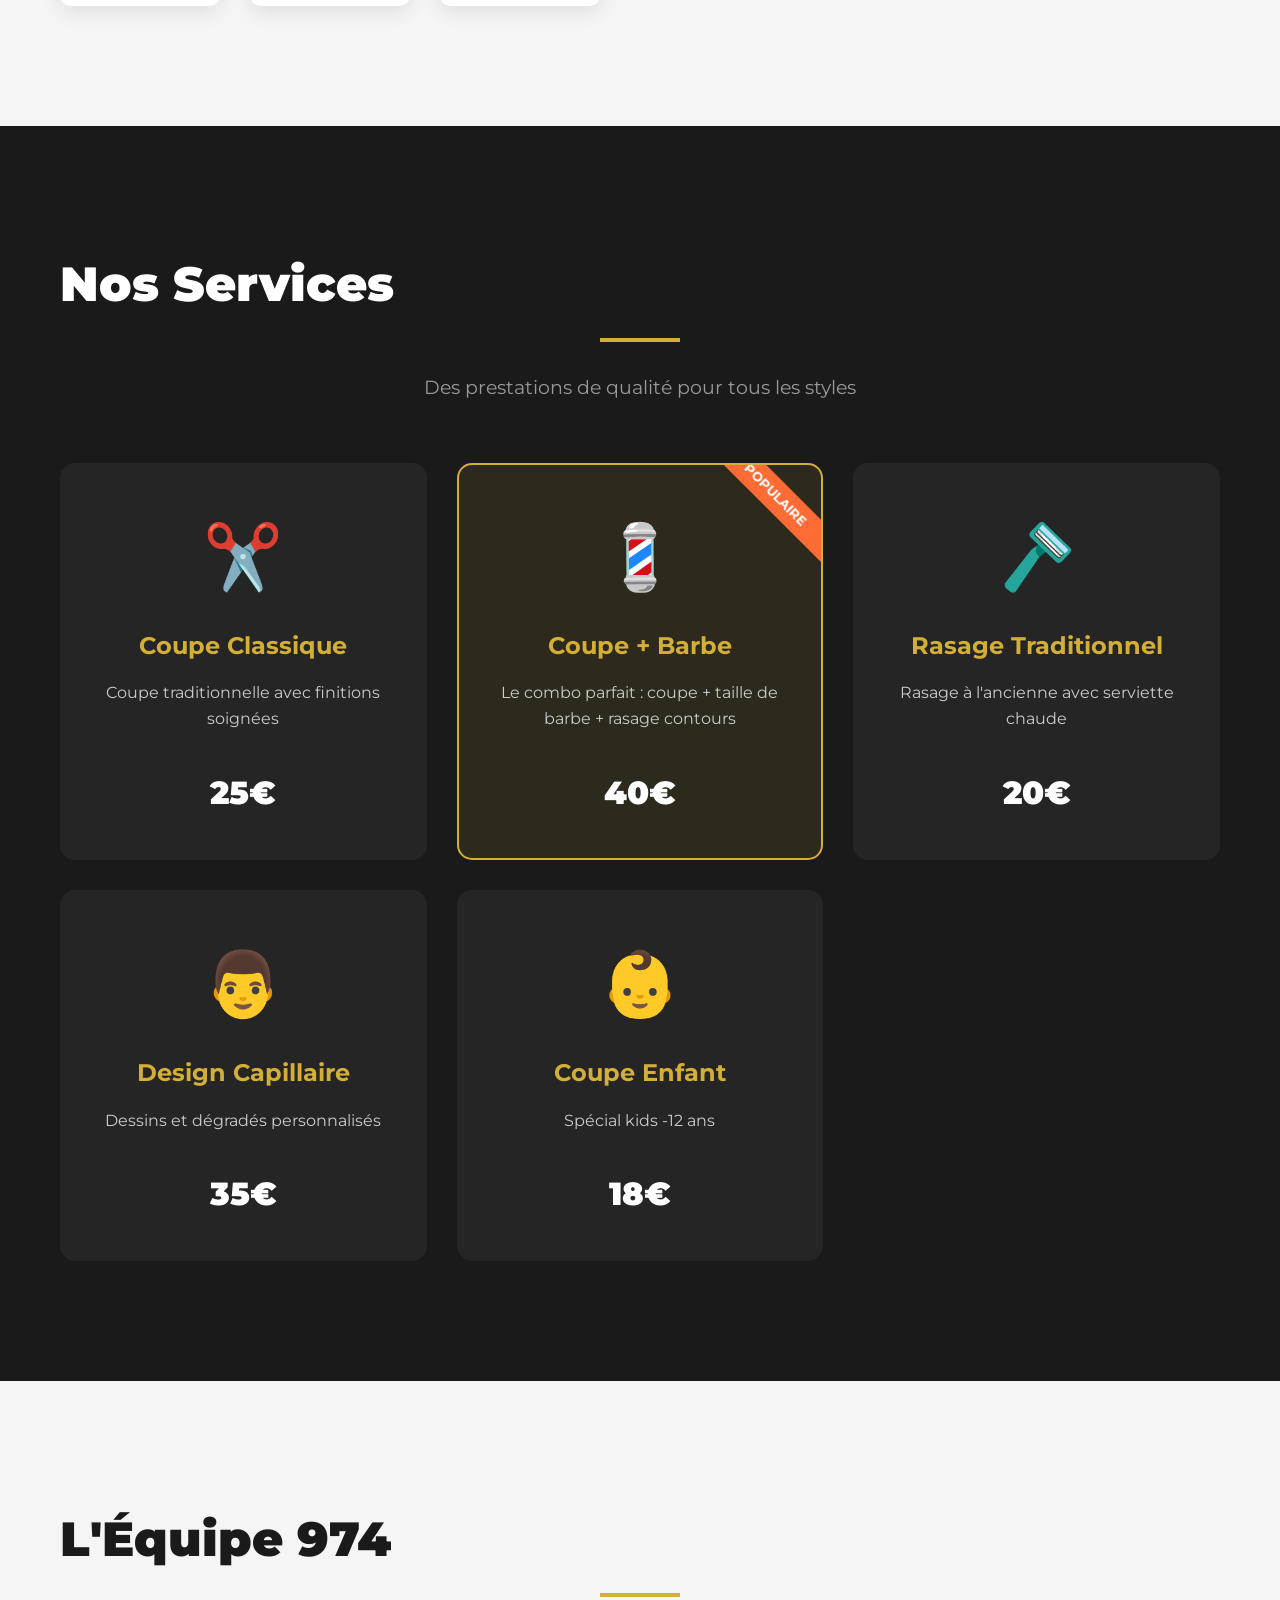
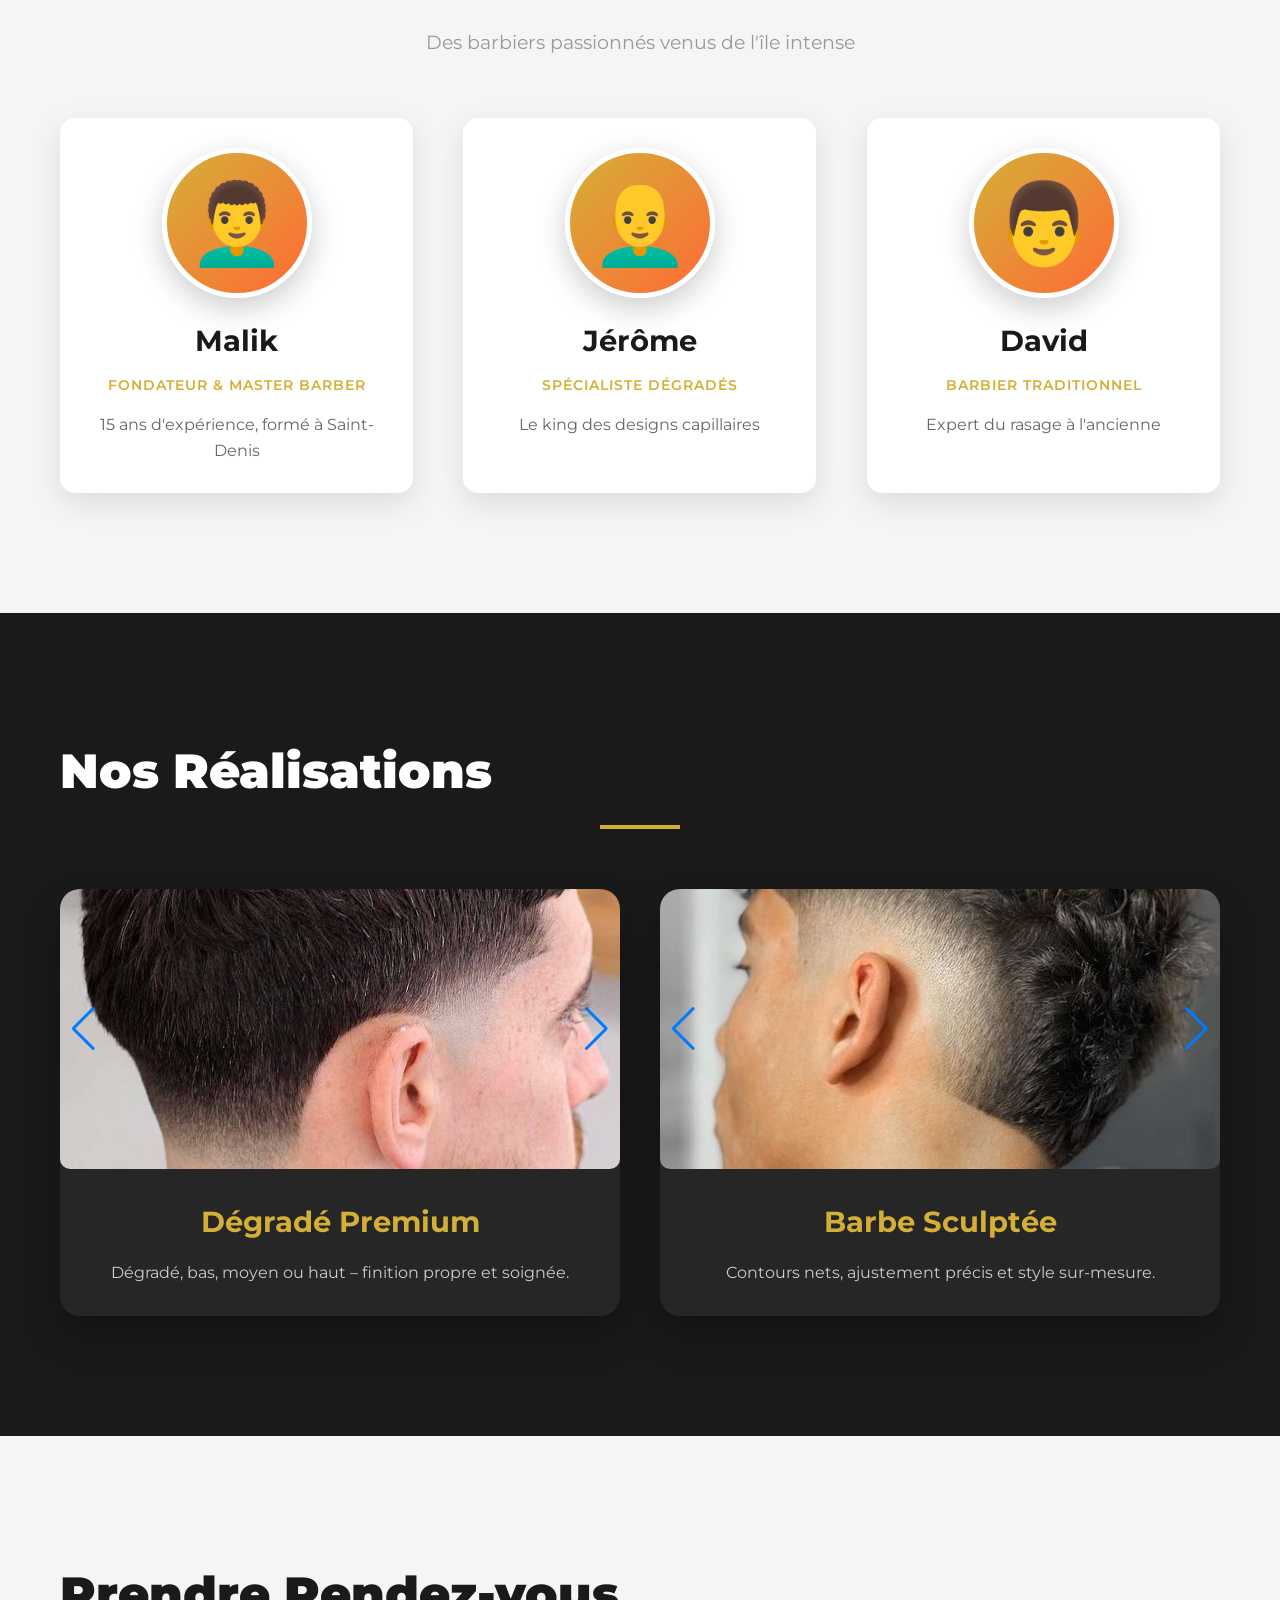
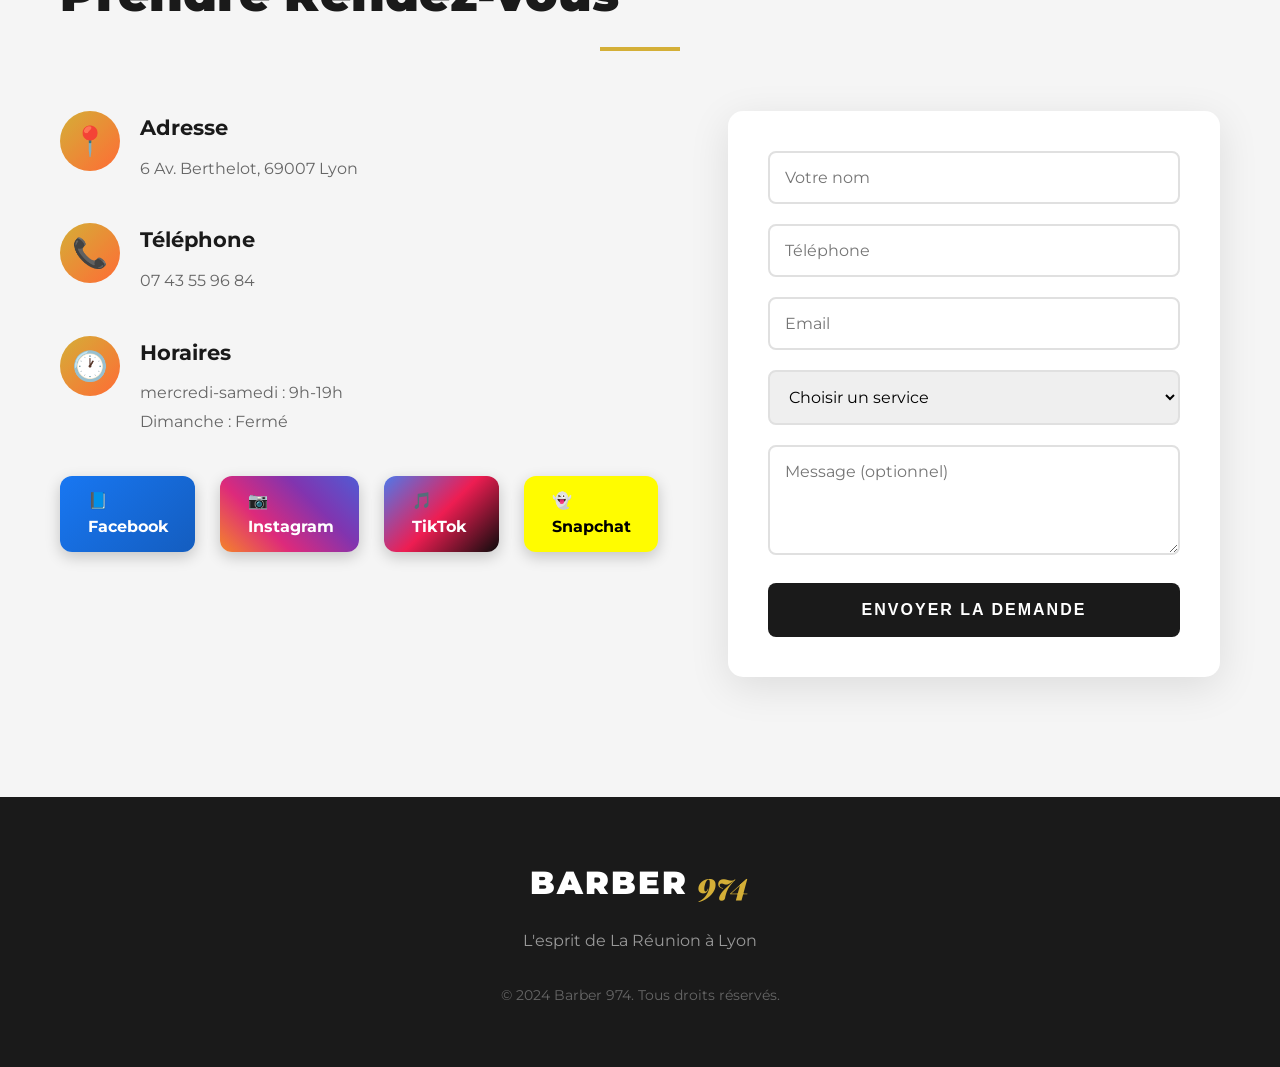
<file: barbershop/index.html>
<!DOCTYPE html>
<html lang="fr">

<head>
    <meta charset="UTF-8">
    <meta name="viewport" content="width=device-width, initial-scale=1.0">
    <title>Barber Shop 974 - Lyon</title>
    <link rel="stylesheet" href="styles.css">
    <link
        href="https://fonts.googleapis.com/css2?family=Montserrat:wght@300;400;600;700;900&family=Playfair+Display:wght@700&display=swap"
        rel="stylesheet">
    <!-- Swiper CSS -->
    <link rel="stylesheet" href="https://cdn.jsdelivr.net/npm/swiper@10/swiper-bundle.min.css" />
</head>

<body>
    <!-- Navigation -->
    <nav id="navbar">
        <div class="nav-container">
            <div class="logo">
                <span class="logo-reunion">97</span>
                <span class="logo-text">Coiff-Barber</span>
            </div>
            <ul class="nav-menu">
                <li><a href="#accueil" class="nav-link active">Accueil</a></li>
                <li><a href="#services" class="nav-link">Services</a></li>
                <li><a href="#equipe" class="nav-link">L'Équipe</a></li>
                <li><a href="#galerie" class="nav-link">Galerie</a></li>
                <li><a href="#contact" class="nav-link">Contact</a></li>
            </ul>
            <div class="hamburger">
                <span></span>
                <span></span>
                <span></span>
            </div>
        </div>
    </nav>

    <!-- Hero Section -->
    <section id="accueil" class="hero">
        <div class="hero-overlay"></div>
        <div class="hero-content">
            <div class="hero-text">
                <h1 class="hero-title">
                    <span class="title-line">L'Esprit</span>
                    <span class="title-line">de La Réunion</span>
                    <span class="title-line highlight">à Lyon</span>
                </h1>
                <p class="hero-subtitle">Coupe • Style • Tradition</p>
                <button class="cta-button" onclick="scrollToSection('contact')">
                    Prendre Rendez-vous
                </button>
            </div>
        </div>
        <div class="tropical-elements">
            <div class="palm-leaf leaf-1">🌴</div>
            <div class="palm-leaf leaf-2">🌺</div>
            <div class="palm-leaf leaf-3">🌴</div>
        </div>
    </section>

    <!-- À Propos -->
    <section class="about">
        <div class="container">
            <div class="about-content">
                <div class="about-text">
                    <h2 class="section-title">Notre Histoire</h2>
                    <p>Bienvenue chez <strong>Barber 974</strong>, où l'art de la coupe rencontre la chaleur créole.
                        Installés au cœur de Lyon, nous apportons l'esprit authentique de La Réunion dans chaque coupe,
                        chaque rasage.</p>
                    <p>Notre salon combine techniques modernes et tradition réunionnaise pour vous offrir une expérience
                        unique. Venez découvrir l'hospitalité créole et repartez avec un style impeccable.</p>
                    <div class="stats">
                        <div class="stat-item">
                            <span class="stat-number">500+</span>
                            <span class="stat-label">Clients Satisfaits</span>
                        </div>
                        <div class="stat-item">
                            <span class="stat-number">5</span>
                            <span class="stat-label">Barbiers Experts</span>
                        </div>
                        <div class="stat-item">
                            <span class="stat-number">100%</span>
                            <span class="stat-label">Passion Créole</span>
                        </div>
                    </div>
                </div>
            </div>
        </div>
    </section>

    <!-- Services -->
    <section id="services" class="services">
        <div class="container">
            <h2 class="section-title center">Nos Services</h2>
            <p class="section-subtitle">Des prestations de qualité pour tous les styles</p>
            <div class="services-grid">
                <div class="service-card">
                    <div class="service-icon">✂️</div>
                    <h3>Coupe Classique</h3>
                    <p>Coupe traditionnelle avec finitions soignées</p>
                    <span class="price">25€</span>
                </div>
                <div class="service-card featured">
                    <div class="ribbon">Populaire</div>
                    <div class="service-icon">💈</div>
                    <h3>Coupe + Barbe</h3>
                    <p>Le combo parfait : coupe + taille de barbe + rasage contours</p>
                    <span class="price">40€</span>
                </div>
                <div class="service-card">
                    <div class="service-icon">🪒</div>
                    <h3>Rasage Traditionnel</h3>
                    <p>Rasage à l'ancienne avec serviette chaude</p>
                    <span class="price">20€</span>
                </div>
                <div class="service-card">
                    <div class="service-icon">👨</div>
                    <h3>Design Capillaire</h3>
                    <p>Dessins et dégradés personnalisés</p>
                    <span class="price">35€</span>
                </div>
                <div class="service-card">
                    <div class="service-icon">👶</div>
                    <h3>Coupe Enfant</h3>
                    <p>Spécial kids -12 ans</p>
                    <span class="price">18€</span>
                </div>
            </div>
        </div>
    </section>

    <!-- Équipe -->
    <section id="equipe" class="team">
        <div class="container">
            <h2 class="section-title center">L'Équipe 974</h2>
            <p class="section-subtitle">Des barbiers passionnés venus de l'île intense</p>
            <div class="team-grid">
                <div class="team-member">
                    <div class="member-photo">👨‍🦱</div>
                    <h3>Malik</h3>
                    <p class="role">Fondateur & Master Barber</p>
                    <p class="bio">15 ans d'expérience, formé à Saint-Denis</p>
                </div>
                <div class="team-member">
                    <div class="member-photo">👨‍🦲</div>
                    <h3>Jérôme</h3>
                    <p class="role">Spécialiste Dégradés</p>
                    <p class="bio">Le king des designs capillaires</p>
                </div>
                <div class="team-member">
                    <div class="member-photo">👨</div>
                    <h3>David</h3>
                    <p class="role">Barbier Traditionnel</p>
                    <p class="bio">Expert du rasage à l'ancienne</p>
                </div>
            </div>
        </div>
    </section>
    <!-- Galerie -->
    <section id="galerie" class="gallery">
        <div class="container">
            <h2 class="section-title center">Nos Réalisations</h2>

            <div class="gallery-grid-2">

                <!-- Dégradé -->
                <div class="gallery-card">
                    <div class="swiper degrade-swiper">
                        <div class="swiper-wrapper">
                            <div class="swiper-slide"><img src="images/744f2366dc7bda06dbfa2653ea03ed27.jpg" alt="coupe1"></div>
                            <div class="swiper-slide"><img src="images/degrade-bas-19-idees-qui-rendent-un-homme-irresistible-www.astucesdefilles.com-1.jpg" alt="coupe2"></div>
                            <div class="swiper-slide"><img src="images/degrade-haut-700x650.jpeg" alt="coupe3"></div>
                            <div class="swiper-slide"><img src="images/ksl.jpg" alt="coupe4"></div>
                        </div>
                        <!-- Flèches -->
                        <div class="swiper-button-prev degrade-prev"></div>
                        <div class="swiper-button-next degrade-next"></div>
                    </div>

                    <div class="gallery-info">
                        <h3>Dégradé Premium</h3>
                        <p>Dégradé, bas, moyen ou haut – finition propre et soignée.</p>
                    </div>
                </div>

                <!-- Barbe -->
                <div class="gallery-card">
                    <div class="swiper barbe-swiper">
                        <div class="swiper-wrapper">
                            <div class="swiper-slide"><img src="images/c78ffb2d876dc71922601fe0b1577fc8.jpg" alt="coupe1"></div>
                            <div class="swiper-slide"><img src="images/7a94d8641b55f2458d5b9961c6cbe7b3.jpg" alt="Barbe longue"></div>
                            <div class="swiper-slide"><img src="images/OIP.webp" alt="Barbe sculptée"></div>
                        </div>
                        <!-- Flèches -->
                        <div class="swiper-button-prev barbe-prev"></div>
                        <div class="swiper-button-next barbe-next"></div>
                    </div>

                    <div class="gallery-info">
                        <h3>Barbe Sculptée</h3>
                        <p>Contours nets, ajustement précis et style sur-mesure.</p>
                    </div>
                </div>
            </div>
        </div>
    </section>

    <!-- Contact -->
    <section id="contact" class="contact">
        <div class="container">
            <h2 class="section-title center">Prendre Rendez-vous</h2>
            <div class="contact-content">
                <div class="contact-info">
                    <div class="info-item">
                        <div class="info-icon">📍</div>
                        <div>
                            <h3>Adresse</h3>
                            <p> 6 Av. Berthelot, 69007 Lyon</p>
                        </div>
                    </div>
                    <div class="info-item">
                        <div class="info-icon">📞</div>
                        <div>
                            <h3>Téléphone</h3>
                            <p>07 43 55 96 84</p>
                        </div>
                    </div>
                    <div class="info-item">
                        <div class="info-icon">🕐</div>
                        <div>
                            <h3>Horaires</h3>
                            <p>mercredi-samedi : 9h-19h<br>Dimanche : Fermé</p>
                        </div>
                    </div>
                    <div class="social-links">
                        <a href="https://www.facebook.com/profile.php?id=61581731606280" class="social-btn facebook">📘
                            Facebook</a>
                        <a href="https://www.instagram.com/97coiffbarber/" class="social-btn instagram">📷 Instagram</a>
                        <a href="https://www.tiktok.com/@97coiffbarber" class="social-btn tiktok">🎵 TikTok</a>
                        <a href="#" class="social-btn snapchat">👻 Snapchat</a>
                    </div>
                </div>
                <div class="contact-form">
                    <form id="appointmentForm">
                        <input type="text" placeholder="Votre nom" required>
                        <input type="tel" placeholder="Téléphone" required>
                        <input type="email" placeholder="Email" required>
                        <select required>
                            <option value="">Choisir un service</option>
                            <option>Coupe Classique</option>
                            <option>Coupe + Barbe</option>
                            <option>Rasage Traditionnel</option>
                            <option>Design Capillaire</option>
                            <option>Coupe Enfant</option>
                            <option>Soin VIP</option>
                        </select>
                        <textarea placeholder="Message (optionnel)" rows="4"></textarea>
                        <button type="submit" class="submit-btn">Envoyer la demande</button>
                    </form>
                </div>
            </div>
        </div>
    </section>

    <!-- Footer -->
    <footer class="footer">
        <div class="container">
            <div class="footer-content">
                <div class="footer-logo">
                    <span class="logo-text">BARBER</span>
                    <span class="logo-reunion">974</span>
                </div>
                <p class="footer-text">L'esprit de La Réunion à Lyon</p>
                <p class="copyright">© 2024 Barber 974. Tous droits réservés.</p>
            </div>
        </div>
    </footer>

    <script>
        // Navigation scroll effect
        window.addEventListener('scroll', function () {
            const navbar = document.getElementById('navbar');
            if (window.scrollY > 50) {
                navbar.classList.add('scrolled');
            } else {
                navbar.classList.remove('scrolled');
            }
        });

        // Smooth scrolling
        document.querySelectorAll('.nav-link').forEach(link => {
            link.addEventListener('click', function (e) {
                e.preventDefault();
                const targetId = this.getAttribute('href');
                const targetSection = document.querySelector(targetId);

                // Update active state
                document.querySelectorAll('.nav-link').forEach(l => l.classList.remove('active'));
                this.classList.add('active');

                // Smooth scroll
                targetSection.scrollIntoView({ behavior: 'smooth' });
            });
        });

        function scrollToSection(id) {
            document.getElementById(id).scrollIntoView({ behavior: 'smooth' });
        }

        // Mobile menu toggle
        const hamburger = document.querySelector('.hamburger');
        const navMenu = document.querySelector('.nav-menu');

        hamburger.addEventListener('click', function () {
            hamburger.classList.toggle('active');
            navMenu.classList.toggle('active');
        });

        // Form submission
        document.getElementById('appointmentForm').addEventListener('submit', function (e) {
            e.preventDefault();
            alert('Merci ! Nous vous contacterons rapidement pour confirmer votre rendez-vous.');
            this.reset();
        });

        // Intersection Observer for animations
        const observerOptions = {
            threshold: 0.1,
            rootMargin: '0px 0px -50px 0px'
        };

        const observer = new IntersectionObserver(function (entries) {
            entries.forEach(entry => {
                if (entry.isIntersecting) {
                    entry.target.classList.add('animate-in');
                }
            });
        }, observerOptions);

        document.querySelectorAll('.service-card, .team-member, .gallery-item, .stat-item').forEach(el => {
            observer.observe(el);
        });

        // Parallax effect for hero
        window.addEventListener('scroll', function () {
            const scrolled = window.pageYOffset;
            const hero = document.querySelector('.hero-content');
            if (hero) {
                hero.style.transform = `translateY(${scrolled * 0.5}px)`;
            }
        });

        // Floating palm leaves animation
        function animateLeaves() {
            const leaves = document.querySelectorAll('.palm-leaf');
            leaves.forEach((leaf, index) => {
                const randomX = Math.random() * 20 - 10;
                const randomY = Math.random() * 20 - 10;
                setTimeout(() => {
                    leaf.style.transform = `translate(${randomX}px, ${randomY}px) rotate(${randomX}deg)`;
                }, index * 500);
            });
        }

        setInterval(animateLeaves, 3000);
        animateLeaves();
    </script>

    <!-- Swiper JS -->
    <script src="https://cdn.jsdelivr.net/npm/swiper@10/swiper-bundle.min.js"></script>
    <script>
        const degradeSwiper = new Swiper('.degrade-swiper', {
            loop: true,
            navigation: {
                nextEl: '.degrade-next',
                prevEl: '.degrade-prev'
            }
        });

        const barbeSwiper = new Swiper('.barbe-swiper', {
            loop: true,
            navigation: {
                nextEl: '.barbe-next',
                prevEl: '.barbe-prev'
            }
        });
    </script>

</body>

</html>
</file>
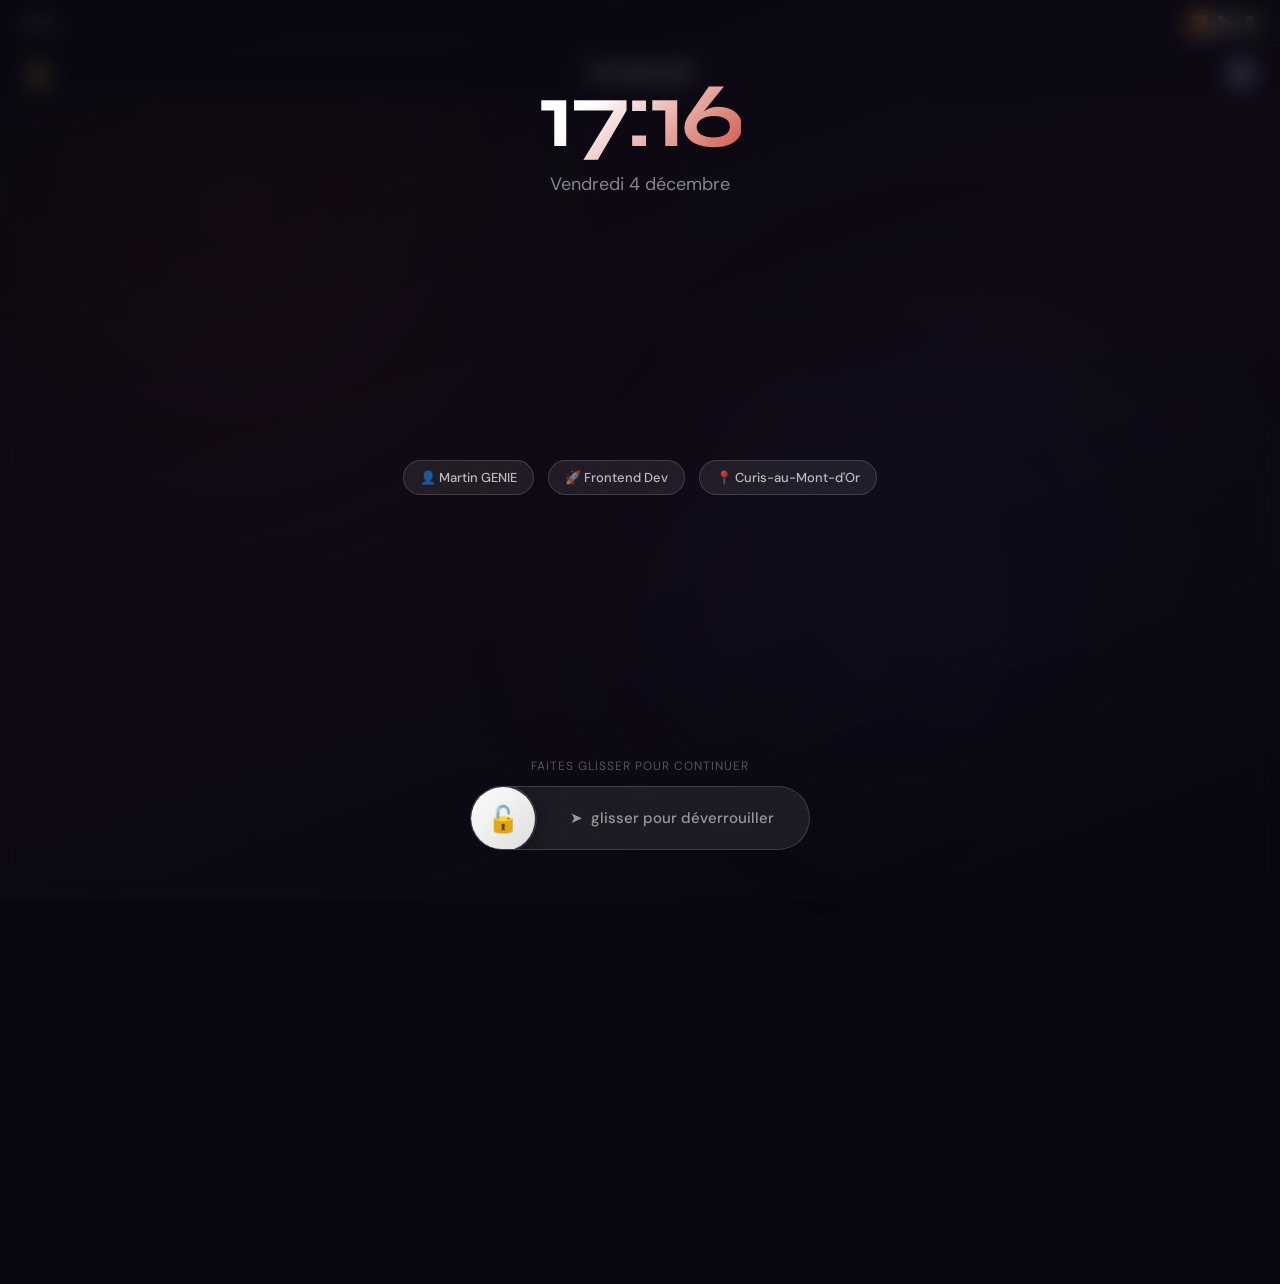
<file: cv-music.html>
<!DOCTYPE html>
<html lang="fr">

<head>
    <meta charset="UTF-8">
    <meta name="viewport" content="width=device-width, initial-scale=1.0">
    <title>Portfolio — Martin GENIE</title>
    <link rel="preconnect" href="https://fonts.googleapis.com">
    <link
        href="https://fonts.googleapis.com/css2?family=Syne:wght@400;500;600;700;800&family=DM+Sans:wght@300;400;500;600&display=swap"
        rel="stylesheet">
    <style>
        *,
        *::before,
        *::after {
            margin: 0;
            padding: 0;
            box-sizing: border-box;
        }

        :root {
            --bg: #080810;
            --surface: rgba(18, 18, 32, 0.85);
            --surface2: rgba(255, 255, 255, 0.04);
            --border: rgba(255, 255, 255, 0.08);
            --border-hover: rgba(255, 100, 80, 0.45);
            --text: #f0f0f8;
            --muted: #7a7a9a;
            --accent: #ff4433;
            --accent2: #ff7755;
            --blue: #4488ff;
            --green: #33dd88;
            --gold: #ffcc44;
            --sep: rgba(255, 255, 255, 0.07);
            --settings-bg: #060610;
            --settings-card: rgba(14, 14, 28, 0.95);
            --font-display: 'Syne', sans-serif;
            --font-body: 'DM Sans', sans-serif;
            --r: 20px;
            --r-lg: 28px;
        }

        body {
            font-family: var(--font-body);
            color: var(--text);
            background: var(--bg);
            overflow-x: hidden;
            min-height: 100vh;
            -webkit-font-smoothing: antialiased;
        }

        /* ─── BLOBS ─── */
        .blob {
            position: fixed;
            border-radius: 50%;
            filter: blur(130px);
            opacity: .2;
            z-index: 0;
            pointer-events: none;
        }

        .blob-1 {
            width: 600px;
            height: 600px;
            background: radial-gradient(circle, rgba(255, 68, 51, .5), transparent);
            top: -10%;
            left: -5%;
            animation: drift 22s ease-in-out infinite;
        }

        .blob-2 {
            width: 500px;
            height: 500px;
            background: radial-gradient(circle, rgba(68, 136, 255, .4), transparent);
            bottom: 10%;
            right: 5%;
            animation: drift 28s ease-in-out infinite reverse;
        }

        .blob-3 {
            width: 400px;
            height: 400px;
            background: radial-gradient(circle, rgba(170, 102, 255, .3), transparent);
            top: 45%;
            left: 45%;
            animation: drift 35s ease-in-out infinite 5s;
        }

        @keyframes drift {

            0%,
            100% {
                transform: translate(0, 0) scale(1);
            }

            33% {
                transform: translate(50px, -60px) scale(1.12);
            }

            66% {
                transform: translate(-40px, 40px) scale(0.88);
            }
        }

        /* ─── ÉCRAN DE VERROUILLAGE ─── */
        #lockscreen {
            position: fixed;
            inset: 0;
            z-index: 9999;
            display: flex;
            flex-direction: column;
            align-items: center;
            justify-content: space-between;
            padding: 70px 24px 50px;
            transition: opacity .7s ease, transform .7s cubic-bezier(.4, 0, .2, 1);
            overflow: hidden;
        }

        #lockscreen::before {
            content: '';
            position: absolute;
            inset: 0;
            background: linear-gradient(160deg, rgba(8, 8, 16, .6) 0%, rgba(30, 15, 30, .4) 50%, rgba(8, 8, 16, .6) 100%);
            backdrop-filter: blur(12px);
            z-index: -1;
        }

        #lockscreen>* {
            position: relative;
            z-index: 1;
        }

        #lockscreen.hidden {
            opacity: 0;
            transform: translateY(-110%);
            pointer-events: none;
        }

        .lock-time {
            font-family: var(--font-display);
            font-size: 92px;
            font-weight: 700;
            letter-spacing: -4px;
            background: linear-gradient(135deg, #fff 30%, rgba(255, 100, 80, .8));
            -webkit-background-clip: text;
            -webkit-text-fill-color: transparent;
            background-clip: text;
            text-align: center;
            line-height: 1;
        }

        .lock-date {
            font-size: 18px;
            color: rgba(255, 255, 255, .5);
            text-align: center;
            margin-top: 10px;
        }

        .lock-preview {
            display: flex;
            gap: 14px;
            flex-wrap: wrap;
            justify-content: center;
        }

        .lock-chip {
            padding: 8px 16px;
            background: rgba(255, 255, 255, .08);
            border: 1px solid rgba(255, 255, 255, .15);
            border-radius: 40px;
            font-size: 13px;
            font-weight: 500;
            backdrop-filter: blur(20px);
            color: rgba(255, 255, 255, .7);
        }

        .slider-wrap {
            width: 100%;
            max-width: 340px;
        }

        .slider-label {
            text-align: center;
            font-size: 12px;
            color: rgba(255, 255, 255, .3);
            margin-bottom: 12px;
            letter-spacing: 1px;
            text-transform: uppercase;
        }

        .slider {
            position: relative;
            height: 64px;
            background: rgba(255, 255, 255, .08);
            backdrop-filter: blur(20px);
            border-radius: 40px;
            overflow: hidden;
            border: 1px solid rgba(255, 255, 255, .15);
        }

        .slider-text {
            position: absolute;
            inset: 0;
            display: flex;
            align-items: center;
            justify-content: center;
            gap: 8px;
            font-size: 15px;
            font-weight: 500;
            color: rgba(255, 255, 255, .55);
            pointer-events: none;
            padding-left: 64px;
        }

        .slider-arrow {
            animation: nudge 1.5s ease-in-out infinite;
        }

        @keyframes nudge {

            0%,
            100% {
                transform: translateX(-6px);
                opacity: .5
            }

            50% {
                transform: translateX(6px);
                opacity: 1
            }
        }

        .handle {
            position: absolute;
            top: 0;
            left: 0;
            width: 64px;
            height: 64px;
            border-radius: 50%;
            background: linear-gradient(135deg, #fff 0%, #ddd 100%);
            display: flex;
            align-items: center;
            justify-content: center;
            cursor: grab;
            font-size: 26px;
            box-shadow: 0 4px 24px rgba(0, 0, 0, .5), 0 0 0 2px rgba(255, 255, 255, .15);
        }

        .handle:active {
            cursor: grabbing;
        }

        /* ─── BARRE D'ÉTAT ─── */
        .status-bar {
            position: fixed;
            top: 0;
            left: 0;
            right: 0;
            height: 46px;
            background: rgba(6, 6, 16, .7);
            backdrop-filter: blur(30px);
            z-index: 100;
            display: flex;
            align-items: center;
            justify-content: space-between;
            padding: 0 22px;
            border-bottom: .5px solid var(--sep);
        }

        #statusTime {
            font-family: var(--font-display);
            font-size: 14px;
            font-weight: 600;
        }

        .status-icons {
            display: flex;
            gap: 8px;
            font-size: 14px;
        }

        /* ─── BARRE DE NAVIGATION ─── */
        .nav-bar {
            position: fixed;
            top: 46px;
            left: 0;
            right: 0;
            height: 54px;
            background: rgba(6, 6, 16, .75);
            backdrop-filter: blur(40px);
            z-index: 99;
            display: flex;
            align-items: center;
            justify-content: space-between;
            padding: 0 18px;
            border-bottom: .5px solid var(--sep);
        }

        .nav-title {
            font-family: var(--font-display);
            font-size: 16px;
            font-weight: 700;
            letter-spacing: -.3px;
        }

        .nav-btn {
            background: none;
            border: none;
            color: var(--text);
            font-size: 20px;
            cursor: pointer;
            padding: 8px;
            border-radius: 10px;
            transition: background .2s;
        }

        .nav-btn:hover {
            background: rgba(255, 255, 255, .08);
        }

        /* ─── APP ─── */
        #app {
            position: relative;
            z-index: 1;
            padding: 118px 24px 40px;
            max-width: 1100px;
            margin: 0 auto;
            opacity: 0;
            transform: translateY(28px);
            transition: opacity .9s ease .2s, transform .9s ease .2s;
        }

        #app.visible {
            opacity: 1;
            transform: translateY(0);
        }

        /* ─── HEADER ─── */
        header {
            text-align: center;
            margin-bottom: 52px;
        }

        .profile-pic {
            width: 130px;
            height: 130px;
            border-radius: 50%;
            margin: 0 auto 24px;
            display: block;
            background: linear-gradient(135deg, var(--accent), var(--gold), #ff9933);
            object-fit: cover;
            box-shadow: 0 0 0 3px rgba(255, 255, 255, .08), 0 20px 60px rgba(255, 68, 51, .4);
            animation: halo 3.5s ease-in-out infinite;
        }

        .profile-fallback {
            width: 130px;
            height: 130px;
            border-radius: 50%;
            margin: 0 auto 24px;
            background: linear-gradient(135deg, var(--accent), var(--gold), #ff9933);
            display: none;
            align-items: center;
            justify-content: center;
            font-size: 54px;
            box-shadow: 0 0 0 3px rgba(255, 255, 255, .08), 0 20px 60px rgba(255, 68, 51, .4);
            animation: halo 3.5s ease-in-out infinite;
        }

        @keyframes halo {

            0%,
            100% {
                box-shadow: 0 0 0 3px rgba(255, 255, 255, .08), 0 20px 60px rgba(255, 68, 51, .35);
            }

            50% {
                box-shadow: 0 0 0 6px rgba(255, 100, 50, .15), 0 28px 70px rgba(255, 68, 51, .55);
            }
        }

        h1 {
            font-family: var(--font-display);
            font-size: 56px;
            font-weight: 800;
            letter-spacing: -2.5px;
            margin-bottom: 10px;
            background: linear-gradient(135deg, #fff 20%, var(--accent2) 80%);
            -webkit-background-clip: text;
            -webkit-text-fill-color: transparent;
            background-clip: text;
        }

        .subtitle {
            font-size: 18px;
            color: var(--muted);
            font-weight: 400;
        }

        .badges {
            display: flex;
            justify-content: center;
            gap: 10px;
            margin: 20px 0 40px;
            flex-wrap: wrap;
        }

        .badge {
            display: inline-flex;
            align-items: center;
            gap: 6px;
            padding: 6px 14px;
            border-radius: 40px;
            font-size: 13px;
            font-weight: 500;
            border: 1px solid;
            backdrop-filter: blur(10px);
        }

        .badge.green {
            background: rgba(51, 221, 136, .1);
            border-color: rgba(51, 221, 136, .3);
            color: var(--green);
        }

        .badge.blue {
            background: rgba(68, 136, 255, .1);
            border-color: rgba(68, 136, 255, .3);
            color: #88aaff;
        }

        .badge.orange {
            background: rgba(255, 149, 0, .1);
            border-color: rgba(255, 149, 0, .3);
            color: #ffaa44;
        }

        .dot {
            width: 7px;
            height: 7px;
            border-radius: 50%;
            background: currentColor;
            animation: blink 2s infinite;
        }

        @keyframes blink {

            0%,
            100% {
                opacity: 1
            }

            50% {
                opacity: .3
            }
        }

        /* ─── FEATURED BAND ─── */
        .featured {
            display: flex;
            align-items: center;
            gap: 20px;
            background: rgba(255, 68, 51, .07);
            border: 1px solid rgba(255, 68, 51, .2);
            border-radius: var(--r-lg);
            padding: 22px 28px;
            margin-bottom: 36px;
            position: relative;
            overflow: hidden;
        }

        .featured::before {
            content: '';
            position: absolute;
            top: 0;
            left: 0;
            right: 0;
            height: 1px;
            background: linear-gradient(90deg, transparent, rgba(255, 68, 51, .5), transparent);
        }

        .featured-ico {
            font-size: 38px;
            flex-shrink: 0;
        }

        .featured-body h3 {
            font-family: var(--font-display);
            font-size: 17px;
            font-weight: 700;
            margin-bottom: 4px;
        }

        .featured-body p {
            font-size: 14px;
            color: var(--muted);
            line-height: 1.55;
        }

        .featured-cta {
            margin-left: auto;
            flex-shrink: 0;
            padding: 11px 22px;
            background: var(--accent);
            border: none;
            border-radius: 12px;
            color: #fff;
            font-size: 14px;
            font-weight: 600;
            cursor: pointer;
            font-family: var(--font-body);
            transition: opacity .2s, transform .2s;
        }

        .featured-cta:hover {
            opacity: .88;
            transform: scale(1.03);
        }

        /* ─── CARDS ─── */
        .grid {
            display: grid;
            grid-template-columns: repeat(auto-fit, minmax(280px, 1fr));
            gap: 18px;
            margin-bottom: 40px;
        }

        .card {
            background: var(--surface);
            backdrop-filter: blur(40px);
            border-radius: var(--r-lg);
            padding: 30px;
            border: 1px solid var(--border);
            cursor: pointer;
            transition: all .45s cubic-bezier(.4, 0, .2, 1);
            position: relative;
            overflow: hidden;
            animation: riseIn .6s ease both;
        }

        .card::before {
            content: '';
            position: absolute;
            top: 0;
            left: 0;
            right: 0;
            height: 2px;
            background: linear-gradient(90deg, var(--accent), var(--accent2), var(--gold));
            transform: scaleX(0);
            transform-origin: left;
            transition: transform .45s ease;
        }

        .card::after {
            content: '';
            position: absolute;
            inset: 0;
            background: radial-gradient(circle at var(--mx, 50%) var(--my, 50%), rgba(255, 68, 51, .08), transparent 55%);
            opacity: 0;
            transition: opacity .3s;
        }

        .card:hover {
            transform: translateY(-10px) scale(1.015);
            border-color: var(--border-hover);
            background: rgba(20, 20, 38, .95);
            box-shadow: 0 24px 50px rgba(0, 0, 0, .55), 0 0 60px rgba(255, 68, 51, .2);
        }

        .card:hover::before {
            transform: scaleX(1);
        }

        .card:hover::after {
            opacity: 1;
        }

        .card:nth-child(1) {
            animation-delay: .05s
        }

        .card:nth-child(2) {
            animation-delay: .12s
        }

        .card:nth-child(3) {
            animation-delay: .19s
        }

        .card:nth-child(4) {
            animation-delay: .26s
        }

        .card:nth-child(5) {
            animation-delay: .33s
        }

        .card:nth-child(6) {
            animation-delay: .40s
        }

        @keyframes riseIn {
            from {
                opacity: 0;
                transform: translateY(32px)
            }

            to {
                opacity: 1;
                transform: translateY(0)
            }
        }

        .card-num {
            position: absolute;
            top: 22px;
            right: 22px;
            font-family: var(--font-display);
            font-size: 12px;
            font-weight: 700;
            color: var(--muted);
            background: rgba(255, 255, 255, .04);
            padding: 4px 10px;
            border-radius: 8px;
        }

        .card-ico {
            font-size: 46px;
            margin-bottom: 18px;
            display: inline-block;
        }

        .card:hover .card-ico {
            animation: wobble .55s ease;
        }

        @keyframes wobble {

            0%,
            100% {
                transform: rotate(0)
            }

            25% {
                transform: translateY(-8px) rotate(-6deg)
            }

            50% {
                transform: rotate(6deg)
            }

            75% {
                transform: translateY(-4px) rotate(-2deg)
            }
        }

        .card-title {
            font-family: var(--font-display);
            font-size: 24px;
            font-weight: 700;
            margin-bottom: 10px;
            letter-spacing: -.4px;
        }

        .card-desc {
            font-size: 14px;
            color: var(--muted);
            line-height: 1.65;
        }

        /* ─── FICHE TECHNIQUE ─── */
        .tech-strip {
            background: var(--surface2);
            border: 1px solid var(--border);
            border-radius: var(--r);
            padding: 20px 24px;
        }

        .tech-strip h3 {
            font-family: var(--font-display);
            font-size: 11px;
            font-weight: 700;
            color: var(--muted);
            text-transform: uppercase;
            letter-spacing: 1px;
            margin-bottom: 14px;
        }

        .tags {
            display: flex;
            flex-wrap: wrap;
            gap: 8px;
        }

        .tag {
            padding: 6px 14px;
            background: rgba(255, 255, 255, .04);
            border: 1px solid var(--border);
            border-radius: 10px;
            font-size: 13px;
            color: var(--text);
            font-weight: 500;
            transition: all .2s;
            cursor: default;
        }

        .tag:hover {
            background: rgba(255, 68, 51, .12);
            border-color: rgba(255, 68, 51, .35);
            color: var(--accent2);
        }

        /* ─── MODAL ─── */
        .overlay {
            position: fixed;
            inset: 0;
            background: rgba(0, 0, 0, .88);
            backdrop-filter: blur(22px);
            z-index: 1000;
            display: none;
            align-items: center;
            justify-content: center;
            opacity: 0;
            transition: opacity .3s;
            padding: 20px;
        }

        .overlay.open {
            display: flex;
            opacity: 1;
        }

        .modal {
            background: rgba(14, 14, 26, .98);
            backdrop-filter: blur(40px);
            border-radius: 30px;
            padding: 48px;
            max-width: 680px;
            width: 100%;
            max-height: 88vh;
            overflow-y: auto;
            border: 1px solid rgba(255, 255, 255, .12);
            position: relative;
            transform: scale(.92) translateY(16px);
            transition: transform .35s cubic-bezier(.4, 0, .2, 1);
            box-shadow: 0 40px 80px rgba(0, 0, 0, .8);
        }

        .overlay.open .modal {
            transform: scale(1) translateY(0);
        }

        .modal-close {
            position: absolute;
            top: 22px;
            right: 22px;
            width: 38px;
            height: 38px;
            border-radius: 50%;
            background: rgba(255, 255, 255, .08);
            border: none;
            color: var(--text);
            font-size: 18px;
            cursor: pointer;
            display: flex;
            align-items: center;
            justify-content: center;
            transition: all .2s;
        }

        .modal-close:hover {
            background: rgba(255, 255, 255, .16);
            transform: rotate(90deg);
        }

        .modal-title {
            font-family: var(--font-display);
            font-size: 38px;
            font-weight: 800;
            margin-bottom: 24px;
            letter-spacing: -1px;
            background: linear-gradient(135deg, var(--accent), var(--accent2));
            -webkit-background-clip: text;
            -webkit-text-fill-color: transparent;
            background-clip: text;
        }

        .modal-body {
            font-size: 15.5px;
            line-height: 1.82;
        }

        .modal-body h3 {
            font-family: var(--font-display);
            font-size: 20px;
            font-weight: 700;
            margin: 28px 0 14px;
            color: var(--accent2);
        }

        .modal-body ul {
            list-style: none;
            padding: 0;
        }

        .modal-body li {
            padding: 13px 0;
            border-bottom: 1px solid var(--sep);
            display: flex;
            align-items: flex-start;
            gap: 12px;
        }

        .modal-body li::before {
            content: '▹';
            color: var(--accent);
            font-size: 18px;
            flex-shrink: 0;
            margin-top: 1px;
        }

        .modal-body a {
            color: var(--accent2);
            text-decoration: none;
            transition: opacity .2s;
        }

        .modal-body a:hover {
            opacity: .7;
        }

        .stag {
            display: inline-block;
            padding: 7px 16px;
            background: rgba(255, 68, 51, .12);
            border-radius: 18px;
            font-size: 13px;
            margin: 6px 6px 6px 0;
            border: 1px solid rgba(255, 68, 51, .28);
            color: var(--accent2);
            font-weight: 500;
        }

        /* ─── BOUTON VOIR LE PROJET ─── */
        .project-link-btn {
            display: inline-flex;
            align-items: center;
            gap: 8px;
            margin-top: 14px;
            padding: 10px 20px;
            background: linear-gradient(135deg, rgba(255, 68, 51, .15), rgba(255, 119, 85, .1));
            border: 1px solid rgba(255, 68, 51, .35);
            border-radius: 12px;
            color: var(--accent2);
            font-size: 14px;
            font-weight: 600;
            font-family: var(--font-body);
            cursor: pointer;
            text-decoration: none;
            transition: all .25s ease;
        }

        .project-link-btn:hover {
            background: linear-gradient(135deg, rgba(255, 68, 51, .28), rgba(255, 119, 85, .2));
            border-color: rgba(255, 68, 51, .6);
            transform: translateY(-2px);
            box-shadow: 0 8px 20px rgba(255, 68, 51, .2);
            opacity: 1;
        }

        .project-link-btn span {
            font-size: 16px;
        }

        /* ─── Page Parametre ─── */
        #settings {
            position: fixed;
            inset: 0;
            background: var(--settings-bg);
            z-index: 2000;
            transform: translateX(100%);
            transition: transform .4s cubic-bezier(.4, 0, .2, 1);
            overflow-y: auto;
        }

        #settings.open {
            transform: translateX(0);
        }

        .s-header {
            position: sticky;
            top: 0;
            background: rgba(6, 6, 16, .92);
            backdrop-filter: blur(40px);
            border-bottom: .5px solid var(--sep);
            z-index: 5;
        }

        .s-nav {
            height: 54px;
            display: flex;
            align-items: center;
            padding: 0 20px;
            position: relative;
        }

        .s-back {
            background: none;
            border: none;
            color: var(--blue);
            font-size: 16px;
            cursor: pointer;
            padding: 8px 0;
            display: flex;
            align-items: center;
            gap: 4px;
            font-family: var(--font-body);
            font-weight: 500;
        }

        .s-nav-title {
            position: absolute;
            left: 50%;
            transform: translateX(-50%);
            font-family: var(--font-display);
            font-size: 16px;
            font-weight: 700;
        }

        .s-body {
            padding: 24px 0 80px;
        }

        .s-profile {
            text-align: center;
            padding: 32px 24px 24px;
        }

        .s-profile-pic {
            width: 90px;
            height: 90px;
            border-radius: 50%;
            margin: 0 auto 14px;
            background: linear-gradient(135deg, var(--accent), var(--gold), #ff9933);
            display: flex;
            align-items: center;
            justify-content: center;
            font-size: 40px;
        }

        .s-name {
            font-family: var(--font-display);
            font-size: 22px;
            font-weight: 700;
            margin-bottom: 6px;
        }

        .s-email {
            font-size: 14px;
            color: var(--muted);
        }

        .s-section {
            margin: 28px 0;
        }

        .s-section-label {
            font-size: 12px;
            font-weight: 600;
            color: var(--muted);
            text-transform: uppercase;
            letter-spacing: .8px;
            padding: 0 24px 8px;
        }

        .s-group {
            background: var(--settings-card);
            border-top: .5px solid var(--sep);
            border-bottom: .5px solid var(--sep);
        }

        .s-item {
            display: flex;
            align-items: center;
            justify-content: space-between;
            padding: 15px 22px;
            border-bottom: .5px solid var(--sep);
            cursor: pointer;
            transition: background .2s;
        }

        .s-item:last-child {
            border-bottom: none;
        }

        .s-item:active {
            background: rgba(255, 255, 255, .04);
        }

        .s-item-l {
            display: flex;
            align-items: center;
            gap: 14px;
        }

        .s-ico {
            width: 32px;
            height: 32px;
            border-radius: 8px;
            display: flex;
            align-items: center;
            justify-content: center;
            font-size: 17px;
        }

        .s-ico.red {
            background: linear-gradient(135deg, #ff3b30, #ff7755);
        }

        .s-ico.blue {
            background: linear-gradient(135deg, #007aff, #5ac8fa);
        }

        .s-ico.green {
            background: linear-gradient(135deg, #34c759, #30d158);
        }

        .s-ico.purple {
            background: linear-gradient(135deg, #af52de, #bf5af2);
        }

        .s-ico.orange {
            background: linear-gradient(135deg, #ff9500, #ffcc00);
        }

        .s-ico.gray {
            background: linear-gradient(135deg, #636366, #8e8e93);
        }

        .s-item-title {
            font-size: 16px;
        }

        .s-item-sub {
            font-size: 12px;
            color: var(--muted);
            margin-top: 2px;
        }

        .s-val {
            font-size: 15px;
            color: var(--muted);
            margin-right: 6px;
        }

        .s-chev {
            font-size: 14px;
            color: var(--muted);
        }

        /* Basculer */
        .toggle {
            position: relative;
            width: 50px;
            height: 30px;
            background: #333;
            border-radius: 15px;
            cursor: pointer;
            transition: background .3s;
            flex-shrink: 0;
        }

        .toggle.on {
            background: var(--green);
        }

        .toggle-k {
            position: absolute;
            top: 2px;
            left: 2px;
            width: 26px;
            height: 26px;
            background: #fff;
            border-radius: 50%;
            transition: transform .3s;
            box-shadow: 0 2px 5px rgba(0, 0, 0, .25);
        }

        .toggle.on .toggle-k {
            transform: translateX(20px);
        }

        /* ─── SOUS-FENÊTRES DE PARAMÈTRES ─── */
        .smodal-bg {
            position: fixed;
            inset: 0;
            background: rgba(0, 0, 0, .75);
            z-index: 3500;
            display: none;
            align-items: center;
            justify-content: center;
            opacity: 0;
            transition: opacity .3s;
            padding: 20px;
        }

        .smodal-bg.open {
            display: flex;
            opacity: 1;
        }

        .smodal {
            background: rgba(12, 12, 24, .98);
            border-radius: 22px;
            width: 100%;
            max-width: 480px;
            max-height: 82vh;
            overflow-y: auto;
            border: 1px solid var(--sep);
            transform: scale(.93);
            transition: transform .3s cubic-bezier(.4, 0, .2, 1);
        }

        .smodal-bg.open .smodal {
            transform: scale(1);
        }

        .smodal-head {
            padding: 22px 24px 18px;
            border-bottom: .5px solid var(--sep);
        }

        .smodal-title {
            font-family: var(--font-display);
            font-size: 19px;
            font-weight: 700;
            margin-bottom: 4px;
        }

        .smodal-sub {
            font-size: 13px;
            color: var(--muted);
        }

        .smodal-body {
            padding: 20px 24px;
        }

        .smodal-footer {
            padding: 14px 24px;
            border-top: .5px solid var(--sep);
            display: flex;
            gap: 10px;
        }

        .sm-btn {
            flex: 1;
            padding: 13px;
            border-radius: 12px;
            border: none;
            font-size: 16px;
            font-weight: 600;
            cursor: pointer;
            font-family: var(--font-body);
            transition: opacity .2s;
        }

        .sm-btn.primary {
            background: var(--blue);
            color: #fff;
        }

        .sm-btn.secondary {
            background: rgba(255, 255, 255, .07);
            color: var(--text);
        }

        .sm-btn:hover {
            opacity: .82;
        }

        /* Curseur de plage */
        .range-val {
            font-family: var(--font-display);
            font-size: 30px;
            font-weight: 800;
            color: var(--blue);
            text-align: center;
            margin-bottom: 10px;
        }

        input[type=range]::-webkit-slider-thumb {
            -webkit-appearance: none;
            width: 100%;
            height: 4px;
            border-radius: 2px;
            background: var(--sep);
            outline: none;
        }

        input[type=range]::-webkit-slider-thumb {
            -webkit-appearance: none;
            width: 24px;
            height: 24px;
            border-radius: 50%;
            background: #fff;
            cursor: pointer;
            box-shadow: 0 2px 8px rgba(0, 0, 0, .4);
        }

        .preview-text {
            text-align: center;
            color: var(--muted);
            margin-top: 16px;
            transition: font-size .3s;
            line-height: 1.6;
        }

        /* Lignes de responsable de section */
        .sec-row {
            display: flex;
            align-items: center;
            padding: 14px;
            border-radius: 12px;
            background: rgba(255, 255, 255, .04);
            margin-bottom: 10px;
            cursor: pointer;
            transition: background .2s;
        }

        .sec-row:hover {
            background: rgba(255, 255, 255, .07);
        }

        .sec-check {
            width: 24px;
            height: 24px;
            border-radius: 50%;
            border: 2px solid var(--sep);
            margin-right: 12px;
            display: flex;
            align-items: center;
            justify-content: center;
            transition: all .2s;
            flex-shrink: 0;
        }

        .sec-row.on .sec-check {
            background: var(--blue);
            border-color: var(--blue);
        }

        .sec-check-ico {
            color: #fff;
            font-size: 13px;
            opacity: 0;
            transition: opacity .2s;
        }

        .sec-row.on .sec-check-ico {
            opacity: 1;
        }

        .sec-name {
            font-size: 15px;
            font-weight: 500;
        }

        .sec-desc {
            font-size: 12px;
            color: var(--muted);
            margin-top: 2px;
        }

        /* style de clavier */
        kbd {
            font-family: var(--font-display);
            font-weight: 700;
            background: rgba(255, 255, 255, .08);
            padding: 4px 10px;
            border-radius: 6px;
            font-size: 13px;
        }

        /* ─── NOTIFICATIONS ─── */
        .notif {
            position: fixed;
            top: 68px;
            left: 50%;
            transform: translateX(-50%) translateY(-90px);
            background: rgba(14, 14, 26, .96);
            backdrop-filter: blur(40px);
            border-radius: 16px;
            padding: 14px 18px;
            min-width: 300px;
            max-width: 380px;
            box-shadow: 0 12px 40px rgba(0, 0, 0, .65);
            border: 1px solid var(--sep);
            z-index: 4000;
            opacity: 0;
            transition: all .38s cubic-bezier(.4, 0, .2, 1);
            display: flex;
            align-items: center;
            gap: 12px;
        }

        .notif.show {
            opacity: 1;
            transform: translateX(-50%) translateY(0);
        }

        .notif-ico {
            width: 38px;
            height: 38px;
            border-radius: 10px;
            display: flex;
            align-items: center;
            justify-content: center;
            font-size: 20px;
            flex-shrink: 0;
        }

        .notif-title {
            font-family: var(--font-display);
            font-size: 14px;
            font-weight: 700;
            margin-bottom: 2px;
        }

        .notif-msg {
            font-size: 12px;
            color: var(--muted);
            line-height: 1.4;
        }

        /* ─── LIGHT MODE ─── */
        body.light {
            --bg: #f2f2f7;
            --surface: rgba(255, 255, 255, .88);
            --surface2: rgba(0, 0, 0, .03);
            --border: rgba(0, 0, 0, .08);
            --text: #1a1a2e;
            --muted: #636380;
            --sep: rgba(0, 0, 0, .08);
            --settings-bg: #f2f2f7;
            --settings-card: rgba(255, 255, 255, .95);
            background: linear-gradient(135deg, #f2f2f7, #e8e8f0, #ddddf0);
        }

        body.light h1 {
            background: linear-gradient(135deg, #1a1a2e, #ff4433);
            -webkit-background-clip: text;
            -webkit-text-fill-color: transparent;
            background-clip: text;
        }

        body.light .status-bar,
        body.light .nav-bar {
            background: rgba(242, 242, 247, .88);
            border-color: rgba(0, 0, 0, .08);
        }

        body.light .modal {
            background: rgba(242, 242, 250, .99);
        }

        body.light .notif {
            background: rgba(255, 255, 255, .97);
        }

        body.light .lock-time {
            background: linear-gradient(135deg, #2e1a1a, var(--accent2));
            -webkit-background-clip: text;
            -webkit-text-fill-color: transparent;
            background-clip: text;
        }

        body.light .lock-date {
            color: rgba(0, 0, 0, 0);
        }

        body.light .slider {
            background: rgba(0, 0, 0, .08);
            border-color: rgba(0, 0, 0, .15);
        }

        body.light .slider-text {
            color: rgba(0, 0, 0, .45);
        }

        body.light .handle {
            background: linear-gradient(135deg, #fff, #ddd);
        }

        body.light .s-header {
            background: rgba(242, 242, 247, .92);
        }

        body.light #settings {
            background: #f2f2f7;
        }

        body.light .smodal {
            background: rgba(252, 252, 255, .99);
        }

        body.light .blob-1 {
            background: radial-gradient(circle, rgba(255, 68, 51, .12), transparent);
        }

        body.light .blob-2 {
            background: radial-gradient(circle, rgba(68, 136, 255, .1), transparent);
        }

        body.light .blob-3 {
            background: radial-gradient(circle, rgba(170, 102, 255, .08), transparent);
        }

        /* Animations hidden */
        body.no-anim * {
            animation: none !important;
            transition: none !important;
        }

        /* ─── SCROLLBAR ─── */
        ::-webkit-scrollbar {
            width: 6px;
        }

        ::-webkit-scrollbar-thumb {
            background: rgba(255, 255, 255, .15);
            border-radius: 3px;
        }

        body.light ::-webkit-scrollbar-thumb {
            background: rgba(0, 0, 0, .1);
        }

        /* ─── RESPONSIVE ─── */
        @media (max-width: 768px) {
            .lock-time {
                font-size: 68px;
            }

            h1 {
                font-size: 40px;
            }

            .subtitle {
                font-size: 16px;
            }

            .grid {
                grid-template-columns: 1fr;
            }

            .featured {
                flex-direction: column;
                text-align: center;
            }

            .featured-cta {
                margin: 0;
            }

            #app {
                padding: 112px 16px 40px;
            }
        }

        @media (max-width: 480px) {
            .lock-time {
                font-size: 54px;
            }

            h1 {
                font-size: 32px;
            }
        }
    </style>
</head>

<body>
    <div class="blob blob-1"></div>
    <div class="blob blob-2"></div>
    <div class="blob blob-3"></div>

    <!-- ECRAN DE VERROUILLAGE -->
    <div id="lockscreen">
        <div>
            <div class="lock-time" id="lockTime">00:00</div>
            <div class="lock-date" id="lockDate"></div>
        </div>
        <div class="lock-preview">
            <span class="lock-chip">👤 Martin GENIE</span>
            <span class="lock-chip">🚀 Frontend Dev</span>
            <span class="lock-chip">📍 Curis-au-Mont-d'Or</span>
        </div>
        <div class="slider-wrap">
            <div class="slider-label">Faites glisser pour continuer</div>
            <div class="slider" id="slider">
                <div class="slider-text"><span class="slider-arrow">➤</span><span>glisser pour déverrouiller</span>
                </div>
                <div class="handle" id="handle">🔓</div>
            </div>
        </div>
    </div>

    <!-- BARRE D'ÉTAT -->
    <div class="status-bar">
        <span id="statusTime">00:00</span>
        <div class="status-icons"><span>📶</span><span>📡</span><span>🔋</span></div>
    </div>

    <!-- NAV BAR -->
    <div class="nav-bar">
        <button class="nav-btn" onclick="lockScreen()" title="Verrouiller (L)">🔒</button>
        <div class="nav-title">CV Interactif</div>
        <button class="nav-btn" onclick="openSettings()">⚙️</button>
    </div>

    <!-- APP -->
    <div id="app">
        <header>
            <img src="Image/Martin GENIE.jpg" alt="Martin GENIE" class="profile-pic"
                onerror="this.style.display='none'; document.querySelector('.profile-fallback').style.display='flex';">
            <div class="profile-fallback">👨‍💻</div>
            <h1>Martin GENIE</h1>
            <p class="subtitle">Développeur Frontend · cybersécurité</p>
            <div class="badges">
                <span class="badge green"><span class="dot"></span>Disponible</span>
                <span class="badge blue">📍 Curis-au-Mont-d'Or</span>
            </div>
        </header>

        <div class="featured">
            <div class="featured-ico">💡</div>
            <div class="featured-body">
                <h3>Ouvert aux opportunités</h3>
                <p>Je recherche des projets ambitieux en freelance ou CDI. Spécialité : interfaces soignées + sécuriser.
                </p>
            </div>
            <button class="featured-cta" onclick="openModal('contact')">Me contacter</button>
        </div>

        <div class="grid">
            <div class="card" onclick="openModal('profil')"><span class="card-num">01</span>
                <div class="card-ico">👤</div>
                <h2 class="card-title">Profil</h2>
                <p class="card-desc">Découvrez mon parcours et ma passion pour le développement créatif</p>
            </div>
            <div class="card" onclick="openModal('competences')"><span class="card-num">02</span>
                <div class="card-ico">⚡</div>
                <h2 class="card-title">Compétences</h2>
                <p class="card-desc">Maîtrise technique et outils de développement moderne</p>
            </div>
            <div class="card" onclick="openModal('experiences')"><span class="card-num">03</span>
                <div class="card-ico">💼</div>
                <h2 class="card-title">Expériences</h2>
                <p class="card-desc">Mon parcours professionnel et projets marquants</p>
            </div>
            <div class="card" onclick="openModal('projets')"><span class="card-num">04</span>
                <div class="card-ico">🚀</div>
                <h2 class="card-title">Projets</h2>
                <p class="card-desc">Portfolio de créations et réalisations personnelles</p>
            </div>
            <div class="card" onclick="openModal('formation')"><span class="card-num">05</span>
                <div class="card-ico">🎓</div>
                <h2 class="card-title">Formation</h2>
                <p class="card-desc">Diplômes, certifications et apprentissage continu</p>
            </div>
            <div class="card" onclick="openModal('contact')"><span class="card-num">06</span>
                <div class="card-ico">📬</div>
                <h2 class="card-title">Contact</h2>
                <p class="card-desc">Restons connectés et travaillons ensemble</p>
            </div>
        </div>

        <div class="tech-strip">
            <h3>Stack principal</h3>
            <div class="tags">
                <span class="tag">React.js</span><span class="tag">Vue.js</span><span class="tag">TypeScript</span>
                <span class="tag">Node.js</span><span class="tag">Python</span><span class="tag">MySQL</span>
                <span class="tag">MongoDB</span><span class="tag">Docker</span><span class="tag">Figma</span>
            </div>
        </div>
    </div>

    <!-- MODAL -->
    <div class="overlay" id="overlay" onclick="closeModal(event)">
        <div class="modal" onclick="event.stopPropagation()">
            <button class="modal-close" onclick="closeModal()">✕</button>
            <h2 class="modal-title" id="mTitle"></h2>
            <div class="modal-body" id="mBody"></div>
        </div>
    </div>

    <!-- PAGE DES PARAMETRES -->
    <div id="settings">
        <div class="s-header">
            <div class="s-nav">
                <button class="s-back" onclick="closeSettings()">‹ Retour</button>
                <div class="s-nav-title">Réglages</div>
            </div>
        </div>
        <div class="s-body">
            <div class="s-profile">
                <img src="Image/Martin GENIE.jpg" alt="Martin GENIE" class="profile-pic"
                    onerror="this.style.display='none'; document.querySelector('.profile-fallback').style.display='flex';">
                <div class="s-name">Martin GENIE</div>
                <div class="s-email">martin.genie@orange.fr</div>
            </div>

            <!-- Apparence -->
            <div class="s-section">
                <div class="s-section-label">Apparence</div>
                <div class="s-group">
                    <div class="s-item">
                        <div class="s-item-l">
                            <div class="s-ico orange">☀️</div>
                            <div>
                                <div class="s-item-title">Mode sombre</div>
                                <div class="s-item-sub">Thème de l'interface</div>
                            </div>
                        </div>
                        <div class="toggle on" id="darkToggle" onclick="toggleDark(event)">
                            <div class="toggle-k"></div>
                        </div>
                    </div>
                    <div class="s-item" onclick="openSM('smTextSize')">
                        <div class="s-item-l">
                            <div class="s-ico gray">🔤</div>
                            <div>
                                <div class="s-item-title">Taille du texte</div>
                            </div>
                        </div>
                        <div class="s-val" id="textSizeLabel">Moyen</div><span class="s-chev">›</span>
                    </div>
                </div>
            </div>

            <!-- Contenu -->
            <div class="s-section">
                <div class="s-section-label">Contenu</div>
                <div class="s-group">
                    <div class="s-item" onclick="openSM('smSections')">
                        <div class="s-item-l">
                            <div class="s-ico green">📋</div>
                            <div>
                                <div class="s-item-title">Gérer les sections</div>
                                <div class="s-item-sub" id="secCount">6 sections actives</div>
                            </div>
                        </div>
                        <span class="s-chev">›</span>
                    </div>
                    <div class="s-item">
                        <div class="s-item-l">
                            <div class="s-ico purple">✨</div>
                            <div>
                                <div class="s-item-title">Animations</div>
                                <div class="s-item-sub">Désactiver toutes les animations</div>
                            </div>
                        </div>
                        <div class="toggle on" id="animToggle" onclick="toggleAnims(event)">
                            <div class="toggle-k"></div>
                        </div>
                    </div>
                </div>
            </div>

            <!-- À propos -->
            <div class="s-section">
                <div class="s-section-label">À propos</div>
                <div class="s-group">
                    <div class="s-item" onclick="openSM('smVersion')">
                        <div class="s-item-l">
                            <div class="s-ico gray">ℹ️</div>
                            <div>
                                <div class="s-item-title">Version</div>
                            </div>
                        </div>
                        <div class="s-val">2.0.0</div><span class="s-chev">›</span>
                    </div>
                    <div class="s-item" onclick="openSM('smHelp')">
                        <div class="s-item-l">
                            <div class="s-ico blue">❓</div>
                            <div>
                                <div class="s-item-title">Aide & raccourcis</div>
                            </div>
                        </div>
                        <span class="s-chev">›</span>
                    </div>
                    <div class="s-item" onclick="openModal('contact');closeSettings();">
                        <div class="s-item-l">
                            <div class="s-ico green">📬</div>
                            <div>
                                <div class="s-item-title">Me contacter</div>
                            </div>
                        </div>
                        <span class="s-chev">›</span>
                    </div>
                </div>
            </div>
        </div>
    </div>

    <!-- SUB-MODAL : Taille du texte -->
    <div class="smodal-bg" id="smTextSize" onclick="closeSM(event,'smTextSize')">
        <div class="smodal" onclick="event.stopPropagation()">
            <div class="smodal-head">
                <div class="smodal-title">Taille du texte</div>
                <div class="smodal-sub">Ajustez la lisibilité</div>
            </div>
            <div class="smodal-body">
                <div class="range-val" id="rangeLabel">Moyen</div>
                <input type="range" id="textRange" min="0" max="4" value="2" step="1">
                <div class="preview-text" id="previewText">Ceci est un exemple pour visualiser la taille du texte.</div>
            </div>
            <div class="smodal-footer">
                <button class="sm-btn secondary" onclick="closeSM(null,'smTextSize')">Annuler</button>
                <button class="sm-btn primary" onclick="applyTextSize()">Appliquer</button>
            </div>
        </div>
    </div>

    <!-- SUB-MODAL : Gérer les sections -->
    <div class="smodal-bg" id="smSections" onclick="closeSM(event,'smSections')">
        <div class="smodal" onclick="event.stopPropagation()">
            <div class="smodal-head">
                <div class="smodal-title">Gérer les sections</div>
                <div class="smodal-sub">Afficher ou masquer des sections</div>
            </div>
            <div class="smodal-body" id="secList">
                <div class="sec-row on" data-section="profil" onclick="toggleSec(this)">
                    <div class="sec-check"><span class="sec-check-ico">✓</span></div>
                    <div>
                        <div class="sec-name">👤 Profil</div>
                        <div class="sec-desc">Présentation personnelle</div>
                    </div>
                </div>
                <div class="sec-row on" data-section="competences" onclick="toggleSec(this)">
                    <div class="sec-check"><span class="sec-check-ico">✓</span></div>
                    <div>
                        <div class="sec-name">⚡ Compétences</div>
                        <div class="sec-desc">Stack technique</div>
                    </div>
                </div>
                <div class="sec-row on" data-section="experiences" onclick="toggleSec(this)">
                    <div class="sec-check"><span class="sec-check-ico">✓</span></div>
                    <div>
                        <div class="sec-name">💼 Expériences</div>
                        <div class="sec-desc">Parcours professionnel</div>
                    </div>
                </div>
                <div class="sec-row on" data-section="projets" onclick="toggleSec(this)">
                    <div class="sec-check"><span class="sec-check-ico">✓</span></div>
                    <div>
                        <div class="sec-name">🚀 Projets</div>
                        <div class="sec-desc">Portfolio</div>
                    </div>
                </div>
                <div class="sec-row on" data-section="formation" onclick="toggleSec(this)">
                    <div class="sec-check"><span class="sec-check-ico">✓</span></div>
                    <div>
                        <div class="sec-name">🎓 Formation</div>
                        <div class="sec-desc">Diplômes et certifications</div>
                    </div>
                </div>
                <div class="sec-row on" data-section="contact" onclick="toggleSec(this)">
                    <div class="sec-check"><span class="sec-check-ico">✓</span></div>
                    <div>
                        <div class="sec-name">📬 Contact</div>
                        <div class="sec-desc">Coordonnées</div>
                    </div>
                </div>
            </div>
            <div class="smodal-footer">
                <button class="sm-btn secondary" onclick="closeSM(null,'smSections')">Annuler</button>
                <button class="sm-btn primary" onclick="applySections()">Appliquer</button>
            </div>
        </div>
    </div>

    <!-- SUB-MODAL : Version -->
    <div class="smodal-bg" id="smVersion" onclick="closeSM(event,'smVersion')">
        <div class="smodal" onclick="event.stopPropagation()">
            <div class="smodal-head">
                <div class="smodal-title">Version</div>
                <div class="smodal-sub">Informations sur l'application</div>
            </div>
            <div class="smodal-body" style="text-align:center;padding:28px 24px">
                <div style="font-size:60px;margin-bottom:16px">👨‍💻</div>
                <div style="font-family:var(--font-display);font-size:22px;font-weight:800;margin-bottom:8px">CV
                    Interactif</div>
                <div style="font-size:15px;color:var(--muted);margin-bottom:20px">Version 2.0.0 — Édition Fusion</div>
                <div style="font-size:13px;color:var(--muted);line-height:1.7">
                    <p>© 2024 Martin GENIE</p>
                    <p>Tous droits réservés</p>
                </div>
            </div>
            <div class="smodal-footer"><button class="sm-btn primary" onclick="closeSM(null,'smVersion')">OK</button>
            </div>
        </div>
    </div>

    <!-- SUB-MODAL : Aide -->
    <div class="smodal-bg" id="smHelp" onclick="closeSM(event,'smHelp')">
        <div class="smodal" onclick="event.stopPropagation()">
            <div class="smodal-head">
                <div class="smodal-title">Aide & Raccourcis</div>
                <div class="smodal-sub">Naviguez rapidement au clavier</div>
            </div>
            <div class="smodal-body">
                <div style="display:grid;gap:8px;margin-bottom:20px">
                    <div
                        style="display:flex;justify-content:space-between;align-items:center;padding:12px 14px;background:rgba(255,255,255,.04);border-radius:10px">
                        <span style="color:var(--muted)">Déverrouiller l'écran</span><kbd>Entrée</kbd>
                    </div>
                    <div
                        style="display:flex;justify-content:space-between;align-items:center;padding:12px 14px;background:rgba(255,255,255,.04);border-radius:10px">
                        <span style="color:var(--muted)">Verrouiller l'écran</span><kbd>L</kbd>
                    </div>
                    <div
                        style="display:flex;justify-content:space-between;align-items:center;padding:12px 14px;background:rgba(255,255,255,.04);border-radius:10px">
                        <span style="color:var(--muted)">Ouvrir les réglages</span><kbd>S</kbd>
                    </div>
                    <div
                        style="display:flex;justify-content:space-between;align-items:center;padding:12px 14px;background:rgba(255,255,255,.04);border-radius:10px">
                        <span style="color:var(--muted)">Fermer / Retour</span><kbd>Échap</kbd>
                    </div>
                </div>
                <div style="font-size:13px;color:var(--muted);line-height:1.65">Support : <a
                        href="mailto:martin.genie@orange.fr" style="color:var(--blue)">martin.genie@orange.fr</a></div>
            </div>
            <div class="smodal-footer"><button class="sm-btn primary" onclick="closeSM(null,'smHelp')">OK</button></div>
        </div>
    </div>

    <div id="notifContainer"></div>

    <script>
        // ── DONNÉES ───
        const data = {
            profil: {
                icon: '👤', title: 'Profil', body: `
            <p>Passionné par le développement web, le design d'interfaces et la sécuriter informatique, je combine créativité et technique pour créer des expériences digitales mémorables.</p>
            <h3>Ma vision</h3>
            <p>Créer des produits qui allient esthétique moderne, performance optimale et securiter. Je m'inspire de l'excellence des produits Apple pour offrir des interfaces fluides et intuitives.</p>
            <h3>Valeurs</h3>
            <ul>
                <li>Excellence technique et attention aux détails</li>
                <li>Design centré utilisateur</li>
                <li>Innovation et curiosité permanente</li>
                <li>Code propre </li>
            </ul>`},
            competences: {
                icon: '⚡', title: 'Compétences', body: `
            <h3>Frontend</h3>
            <div><span class="stag">HTML/CSS</span><span class="stag">JavaScript</span><span class="stag">React.js</span><span class="stag">Vue.js</span>
            <h3>Backend</h3>
            <div><span class="stag">Node.js</span><span class="stag">Python</span></div>
            <h3>Design & Outils</h3>
            <div><span class="stag">Figma</span><span class="stag">Git/GitHub</span><span class="stag">Docker</span></div>`},
            experiences: {
                icon: '💼', title: 'Expériences', body: `
            <h3>Développeur Full Stack — Auto Entreprise</h3>
            <p style="color:var(--muted);margin-bottom:16px">2025 – Présent</p>
            <ul>
                <li>Plusieur conctat a mon actif pour differentes entreprises</li>
                <li>Développement d'applications web avec frontend et backend</li>
                <li>Mise en place d'architecture microservices</li>
            </ul>
            <h3>Stage Bach 1 - LACROIX</h3>
            <p style="color:var(--muted);margin-bottom:16px">Juin 2026 – Juillet 2026</p>
            <ul>
                <li>Missions informatiques au sein de l'entreprise</li>
            </ul>`},
            projets: {
                icon: '🚀', title: 'Projets', body: `
            <h2>Projets de Bach</h2>   
            <h3>Site Web Montre</h3>
            <p>Un projet de site de montres consiste à créer une plateforme en ligne permettant de présenter, comparer et vendre différents modèles de montres avec une expérience utilisateur fluide et attrayante.</p>
            <div><span class="stag">HTML/CSS</span><span class="stag">React</span><span class="stag">Node.js</span><span class="stag">MySQL</span></div>
            <h3>site web E-todo</h3>
            <p>Un projet de site web E-todo consiste à créer une application en ligne permettant aux utilisateurs de gérer, organiser et suivre leurs tâches quotidiennes de manière simple et efficace.</p>
            <div><span class="stag">JavaScrip</span><span class="stag">React</span><span class="stag">MySQL</span></div>
            <h3>Hack&Juice</h3>
            <p>Un projet Hack&Juice en cybersécurité consiste à développer en équipe une solution innovante pour détecter, prévenir ou corriger des vulnérabilités informatiques face à des menaces réelles.</p>
            <div><span class="stag">Outil inspecter</span><span class="stag">Postman</span></div>
            <br/>
            <h2>Projets Perso</h2>
            <h3>LuxeAuto</h3>
            <p>Un projet de site web de vente de voitures de luxe consiste à créer une plateforme moderne permettant aux utilisateurs de découvrir, comparer et acheter des véhicules haut de gamme avec une expérience fluide et élégante</p>
            <div><span class="stag">Html/css</span><span class="stag">JavaScript</span></div>
            <a href="voiture/Accueil.html" class="project-link-btn" target="_blank" onclick="event.stopPropagation()">
                <span>🚗</span> Voir le projet LuxeAuto
            </a>
            <h3>Site web Barber Shop</h3>
            <p>Projet de site vitrine moderne pour un Barber Shop mettant en avant les services, les coupes et l’univers du salon avec un design élégant, responsive et une navigation fluide.</p>
            <div><span class="stag">HTML</span><span class="stag">CSS</span><span class="stag">JavaScript</span></div>
            <a href="barbershop/index.html" class="project-link-btn" target="_blank" onclick="event.stopPropagation()">
                <span>✂️</span> Voir le projet barbershop
            </a>
            `},
            formation: {
                icon: '🎓', title: 'Formation', body: `
            <h3>Bachelor info et Tech</h3>
            <p style="color:var(--muted);margin-bottom:12px">Epitech Lyon · 2025-2026</p>
            <p>Spécialisation Cibersécuriter.</p>
            <h3>Bac STI2D</h3>
            <p style="color:var(--muted);margin-bottom:12px">Lycée Rosa Parks · 2024-2025</p>
            <p>Fondamentaux de la programmation,des systèmes et du web disign.</p>
            <h3>Certifications</h3>
            <ul>
                <li>PIX</li>
            </ul>`},
            contact: {
                icon: '📬', title: 'Contact', body: `
            <p style="font-size:18px;margin-bottom:28px">Discutons de votre projet et créons quelque chose d'exceptionnel ensemble !</p>
            <h3>Email</h3><p><a href="mailto:martin.genie@orange.fr">martin.genie@orange.fr</a></p>
            <h3>Téléphone</h3><p><a href="tel:+33647252558">+33 6 47 25 25 58</a></p>
            <h3>Réseaux sociaux</h3>
            <ul>
                <li><a href="https://www.linkedin.com/in/martin-genie-8b07a5403/" target="_blank">LinkedIn</a></li>
                <li><a href="https://github.com/martingenie" target="_blank">GitHub</a></li>
                <li><a href="https://www.instagram.com/martin._.gn/" target="_blank">Instagram</a></li>
            </ul>
            <h3>Localisation</h3><p>Curis-au-Mont-d'Or, France 🇫🇷</p>`}
        };

        // ── GERER L'HORLOGE
        function updateTime() {
            const now = new Date();
            const t = `${String(now.getHours()).padStart(2, '0')}:${String(now.getMinutes()).padStart(2, '0')}`;
            document.getElementById('lockTime').textContent = t;
            document.getElementById('statusTime').textContent = t;
            const days = ['Dimanche', 'Lundi', 'Mardi', 'Mercredi', 'Jeudi', 'Vendredi', 'Samedi'];
            const months = ['janvier', 'février', 'mars', 'avril', 'mai', 'juin', 'juillet', 'août', 'septembre', 'octobre', 'novembre', 'décembre'];
            document.getElementById('lockDate').textContent = `${days[now.getDay()]} ${now.getDate()} ${months[now.getMonth()]}`;
        }
        updateTime(); setInterval(updateTime, 1000);

        // ──  LA PAGE DE VERROUILLAGE
        function unlockScreen() {
            document.getElementById('lockscreen').classList.add('hidden');
            setTimeout(() => document.getElementById('app').classList.add('visible'), 300);
        }
        function lockScreen() {
            document.getElementById('handle').style.left = '0px';
            document.getElementById('app').classList.remove('visible');
            document.getElementById('settings').classList.remove('open');
            document.getElementById('overlay').classList.remove('open');
            document.querySelectorAll('.smodal-bg').forEach(m => m.classList.remove('open'));
            document.getElementById('lockscreen').classList.remove('hidden');
        }

        // ── SLIDER
        const handle = document.getElementById('handle');
        const slider = document.getElementById('slider');
        let dragging = false, startX = 0;
        const onStart = e => { dragging = true; startX = (e.touches?.[0] ?? e).clientX - handle.offsetLeft; };
        const onMove = e => {
            if (!dragging) return; e.preventDefault();
            const max = slider.offsetWidth - handle.offsetWidth;
            const dx = Math.max(0, Math.min((e.touches?.[0] ?? e).clientX - startX, max));
            handle.style.left = dx + 'px';
            if (dx >= max) { unlockScreen(); dragging = false; }
        };
        const onEnd = () => { if (!dragging) return; dragging = false; handle.style.left = '0px'; };
        handle.addEventListener('mousedown', onStart);
        handle.addEventListener('touchstart', onStart);
        document.addEventListener('mousemove', onMove);
        document.addEventListener('touchmove', onMove, { passive: false });
        document.addEventListener('mouseup', onEnd);
        document.addEventListener('touchend', onEnd);

        // ── MODAL 
        function openModal(sec) {
            const d = data[sec]; if (!d) return;
            document.getElementById('mTitle').textContent = d.title;
            document.getElementById('mBody').innerHTML = d.body;
            document.getElementById('overlay').classList.add('open');
        }
        function closeModal(e) {
            if (!e || e.target === document.getElementById('overlay'))
                document.getElementById('overlay').classList.remove('open');
        }

        // ── SETTINGS 
        function openSettings() { document.getElementById('settings').classList.add('open'); }
        function closeSettings() { document.getElementById('settings').classList.remove('open'); }

        // Mode sombre — applique sur TOUTE la page
        function toggleDark(e) {
            e.stopPropagation();
            document.body.classList.toggle('light');
            const dark = !document.body.classList.contains('light');
            document.getElementById('darkToggle').classList.toggle('on', dark);
            localStorage.setItem('theme', dark ? 'dark' : 'light');
            toast(dark ? '🌙' : '☀️', dark ? 'Mode sombre activé' : 'Mode clair activé', '',
                dark ? 'linear-gradient(135deg,#5e5ce6,#af52de)' : 'linear-gradient(135deg,#ff9500,#ffcc00)');
        }

        // Animations — applique sur TOUTE la page
        function toggleAnims(e) {
            e.stopPropagation();
            const tog = document.getElementById('animToggle');
            tog.classList.toggle('on');
            const on = tog.classList.contains('on');
            document.body.classList.toggle('no-anim', !on);
            toast(on ? '✨' : '🚫', on ? 'Animations activées' : 'Animations désactivées', '',
                on ? 'linear-gradient(135deg,#af52de,#bf5af2)' : 'linear-gradient(135deg,#636366,#8e8e93)');
        }

        // ── SOUS-MODAUX ──
        function openSM(id) { document.getElementById(id).classList.add('open'); }
        function closeSM(e, id) {
            if (!e || e.target === document.getElementById(id))
                document.getElementById(id).classList.remove('open');
        }

        // Taille du texte — applique sur toute la page
        const tSizes = ['Très petit', 'Petit', 'Moyen', 'Grand', 'Très grand'];
        const tPx = [12, 14, 16, 18, 20];
        const tMult = [.85, .92, 1, 1.08, 1.15];
        const textRange = document.getElementById('textRange');
        const rangeLabel = document.getElementById('rangeLabel');
        const previewTxt = document.getElementById('previewText');

        textRange.addEventListener('input', function () {
            const v = +this.value;
            rangeLabel.textContent = tSizes[v];
            document.getElementById('textSizeLabel').textContent = tSizes[v];
            previewTxt.style.fontSize = tPx[v] + 'px';
        });
        function applyTextSize() {
            const v = +textRange.value;
            document.documentElement.style.fontSize = (16 * tMult[v]) + 'px';
            closeSM(null, 'smTextSize');
            toast('🔤', 'Taille modifiée', tSizes[v], 'linear-gradient(135deg,#636366,#8e8e93)');
        }

        // Sections — masque / affiche les cartes correspondantes
        function toggleSec(el) {
            el.classList.toggle('on');
            const count = document.querySelectorAll('#secList .sec-row.on').length;
            document.getElementById('secCount').textContent = `${count} sections actives`;
        }
        function applySections() {
            document.querySelectorAll('#secList .sec-row').forEach(row => {
                const sec = row.dataset.section;
                const card = document.querySelector(`.card[onclick*="${sec}"]`);
                if (card) card.style.display = row.classList.contains('on') ? '' : 'none';
            });
            const count = document.querySelectorAll('#secList .sec-row.on').length;
            closeSM(null, 'smSections');
            toast('📋', 'Sections mises à jour', `${count} sections affichées`, 'linear-gradient(135deg,#34c759,#30d158)');
        }

        // ── NOTIFICATIONS TOAST ──
        function toast(icon, title, msg = '', bg = 'linear-gradient(135deg,#007aff,#5ac8fa)') {
            const c = document.getElementById('notifContainer');
            const el = document.createElement('div');
            el.className = 'notif';
            el.innerHTML = `<div class="notif-ico" style="background:${bg}">${icon}</div>
            <div><div class="notif-title">${title}</div>${msg ? `<div class="notif-msg">${msg}</div>` : ''}</div>`;
            c.appendChild(el);
            setTimeout(() => el.classList.add('show'), 60);
            setTimeout(() => { el.classList.remove('show'); setTimeout(() => el.remove(), 420); }, 3800);
        }

        // ── HOVER EFFECT CARTES ───
        document.querySelectorAll('.card').forEach(card => {
            card.addEventListener('mousemove', e => {
                const r = card.getBoundingClientRect();
                card.style.setProperty('--mx', ((e.clientX - r.left) / r.width * 100) + '%');
                card.style.setProperty('--my', ((e.clientY - r.top) / r.height * 100) + '%');
            });
        });

        // ── RESTAURATION THÈME ────
        if (localStorage.getItem('thme') === 'light') {
            document.body.classList.add('light');
            document.getElementById('darkToggle').classList.remove('on');
        }

        // ── RACCOURCIS CLAVIER ───
        document.addEventListener('keydown', e => {
            if (e.key === 'Escape') {
                const openSMs = [...document.querySelectorAll('.smodal-bg.open')];
                if (openSMs.length) { openSMs.at(-1).classList.remove('open'); return; }
                if (document.getElementById('settings').classList.contains('open')) { closeSettings(); return; }
                closeModal();
            }
            if (e.key === 'Enter' && !document.getElementById('lockscreen').classList.contains('hidden')) unlockScreen();
            if (e.key.toLowerCase() === 'l' && document.getElementById('lockscreen').classList.contains('hidden')) lockScreen();
            if (e.key.toLowerCase() === 's' && !document.getElementById('settings').classList.contains('open') && document.getElementById('lockscreen').classList.contains('hidden')) openSettings();
        });
    </script>
</body>

</html>
</file>
<file: barbershop/styles.css>
/* Reset & Base Styles */
* {
    margin: 0;
    padding: 0;
    box-sizing: border-box;
}

:root {
    --primary: #D4AF37;
    --secondary: #8B0000;
    --dark: #1a1a1a;
    --light: #f5f5f5;
    --tropical: #FF6B35;
    --ocean: #004E89;
    --gradient: linear-gradient(135deg, #667eea 0%, #764ba2 100%);
}

body {
    font-family: 'Montserrat', sans-serif;
    color: var(--dark);
    line-height: 1.6;
    overflow-x: hidden;
}

.container {
    max-width: 1200px;
    margin: 0 auto;
    padding: 0 20px;
}

/* Navigation */
#navbar {
    position: fixed;
    top: 0;
    width: 100%;
    z-index: 1000;
    transition: all 0.3s ease;
    background: transparent;
}

#navbar.scrolled {
    background: rgba(26, 26, 26, 0.95);
    backdrop-filter: blur(10px);
    box-shadow: 0 5px 30px rgba(0, 0, 0, 0.3);
}

.nav-container {
    max-width: 1200px;
    margin: 0 auto;
    padding: 20px;
    display: flex;
    justify-content: space-between;
    align-items: center;
}

.logo {
    font-size: 1.8rem;
    font-weight: 900;
    display: flex;
    align-items: baseline;
    gap: 10px;
}


.logo-text {
    color: white;
    letter-spacing: 2px;
}

.logo-reunion {
    color: var(--primary);
    font-family: 'Playfair Display', serif;
    font-style: italic;
}

.nav-menu {
    display: flex;
    list-style: none;
    gap: 40px;
}

.nav-link {
    color: white;
    text-decoration: none;
    font-weight: 600;
    font-size: 0.9rem;
    text-transform: uppercase;
    letter-spacing: 1px;
    transition: all 0.3s ease;
    position: relative;
}

.nav-link::after {
    content: '';
    position: absolute;
    bottom: -5px;
    left: 0;
    width: 0;
    height: 2px;
    background: var(--primary);
    transition: width 0.3s ease;
}

.nav-link:hover::after,
.nav-link.active::after {
    width: 100%;
}

.nav-link:hover {
    color: var(--primary);
}

.hamburger {
    display: none;
    flex-direction: column;
    cursor: pointer;
    gap: 5px;
}

.hamburger span {
    width: 30px;
    height: 3px;
    background: white;
    transition: all 0.3s ease;
}

/* Hero Section */
.hero {
    height: 100vh;
    background: linear-gradient(135deg, #1a1a1a 0%, #2d2d2d 100%);
    position: relative;
    display: flex;
    align-items: center;
    justify-content: center;
    overflow: hidden;
}

.hero-overlay {
    position: absolute;
    top: 0;
    left: 0;
    right: 0;
    bottom: 0;
    background: 
        radial-gradient(circle at 20% 80%, rgba(142, 250, 115, 0.1) 0%, transparent 50%),
        radial-gradient(circle at 80% 20%, rgba(193, 250, 199, 0.1) 0%, transparent 50%);
}

.hero-content {
    position: relative;
    z-index: 2;
    text-align: center;
    transition: transform 0.1s ease-out;
}

.hero-title {
    font-size: 5rem;
    font-weight: 900;
    color: white;
    margin-bottom: 20px;
    line-height: 1.1;
}

.title-line {
    display: block;
    animation: fadeInUp 1s ease forwards;
    opacity: 0;
}

.title-line:nth-child(1) {
    animation-delay: 0.2s;
}

.title-line:nth-child(2) {
    animation-delay: 0.4s;
}

.title-line.highlight {
    color: var(--primary);
    font-family: 'Playfair Display', serif;
    font-style: italic;
    animation-delay: 0.6s;
}

.hero-subtitle {
    font-size: 1.5rem;
    color: var(--light);
    letter-spacing: 5px;
    margin-bottom: 40px;
    animation: fadeInUp 1s ease 0.8s forwards;
    opacity: 0;
}

.cta-button {
    padding: 18px 50px;
    font-size: 1rem;
    font-weight: 700;
    text-transform: uppercase;
    letter-spacing: 2px;
    border: 3px solid var(--primary);
    background: transparent;
    color: var(--primary);
    cursor: pointer;
    transition: all 0.4s ease;
    animation: fadeInUp 1s ease 1s forwards;
    opacity: 0;
    position: relative;
    overflow: hidden;
}

.cta-button::before {
    content: '';
    position: absolute;
    top: 0;
    left: -100%;
    width: 100%;
    height: 100%;
    background: var(--primary);
    transition: left 0.4s ease;
    z-index: -1;
}

.cta-button:hover::before {
    left: 0;
}

.cta-button:hover {
    color: var(--dark);
    transform: translateY(-3px);
    box-shadow: 0 10px 30px rgba(212, 175, 55, 0.4);
}

.tropical-elements {
    position: absolute;
    width: 100%;
    height: 100%;
    pointer-events: none;
}

.palm-leaf {
    position: absolute;
    font-size: 4rem;
    opacity: 0.1;
    transition: transform 2s ease-in-out;
}

.leaf-1 {
    top: 10%;
    left: 10%;
}

.leaf-2 {
    top: 60%;
    right: 15%;
}

.leaf-3 {
    bottom: 15%;
    left: 20%;
}

/* About Section */
.about {
    padding: 120px 0;
    background: var(--light);
}

.about-content {
    display: grid;
    grid-template-columns: 1fr 1fr;
    gap: 80px;
    align-items: center;
}

.section-title {
    font-size: 3rem;
    font-weight: 900;
    margin-bottom: 30px;
    color: var(--dark);
    position: relative;
}

.section-title::after {
    content: '';
    display: block;
    width: 80px;
    height: 4px;
    background: var(--primary);
    margin-top: 15px;
}

.section-title.center::after {
    margin-left: auto;
    margin-right: auto;
}

.about-text p {
    font-size: 1.1rem;
    margin-bottom: 20px;
    color: #535353;
}

.stats {
    display: grid;
    grid-template-columns: repeat(3, 1fr);
    gap: 30px;
    margin-top: 50px;
}

.stat-item {
    text-align: center;
    padding: 20px;
    background: white;
    border-radius: 10px;
    box-shadow: 0 5px 20px rgba(0, 0, 0, 0.1);
    transition: transform 0.3s ease;
    opacity: 0;
    transform: translateY(30px);
}

.stat-item.animate-in {
    animation: fadeInUp 0.6s ease forwards;
}

.stat-item:hover {
    transform: translateY(-10px);
}

.stat-number {
    display: block;
    font-size: 2.5rem;
    font-weight: 900;
    color: var(--primary);
    margin-bottom: 10px;
}

.stat-label {
    font-size: 0.9rem;
    color: #666;
    text-transform: uppercase;
    letter-spacing: 1px;
}

.about-image {
    display: flex;
    justify-content: center;
}

.image-frame {
    width: 400px;
    height: 400px;
    background: linear-gradient(135deg, var(--primary), var(--tropical));
    border-radius: 20px;
    display: flex;
    align-items: center;
    justify-content: center;
    box-shadow: 0 20px 60px rgba(0, 0, 0, 0.2);
    transform: rotate(-5deg);
    transition: transform 0.3s ease;
}

.image-frame:hover {
    transform: rotate(0deg);
}

.frame-content {
    font-size: 10rem;
}

/* Services Section */
.services {
    padding: 120px 0;
    background: var(--dark);
    color: white;
}

/* ✅ Correction : titre en blanc */
.services .section-title {
    color: white !important;
}

.section-subtitle {
    text-align: center;
    font-size: 1.2rem;
    color: #999;
    margin-bottom: 60px;
}

.services-grid {
    display: grid;
    grid-template-columns: repeat(auto-fit, minmax(300px, 1fr));
    gap: 30px;
    margin-top: 50px;
}

.service-card {
    background: rgba(255, 255, 255, 0.05);
    padding: 40px;
    border-radius: 15px;
    text-align: center;
    transition: all 0.4s ease;
    border: 2px solid transparent;
    position: relative;
    overflow: hidden;
    opacity: 0;
    transform: translateY(30px);
}

.service-card::before {
    content: '';
    position: absolute;
    top: 0;
    left: -100%;
    width: 100%;
    height: 100%;
    background: linear-gradient(90deg, transparent, rgba(212, 175, 55, 0.1), transparent);
    transition: left 0.6s ease;
}

.service-card:hover::before {
    left: 100%;
}

.service-card.animate-in {
    animation: fadeInUp 0.6s ease forwards;
}

.service-card:hover {
    transform: translateY(-10px);
    border-color: var(--primary);
    background: rgba(255, 255, 255, 0.08);
    box-shadow: 0 20px 50px rgba(212, 175, 55, 0.3);
}

.service-card.featured {
    border-color: var(--primary);
    background: rgba(212, 175, 55, 0.1);
}

.ribbon {
    position: absolute;
    top: 15px;
    right: -35px;
    background: var(--tropical);
    color: white;
    padding: 5px 40px;
    transform: rotate(45deg);
    font-size: 0.8rem;
    font-weight: 700;
    text-transform: uppercase;
}

.service-icon {
    font-size: 4rem;
    margin-bottom: 20px;
}

.service-card h3 {
    font-size: 1.5rem;
    margin-bottom: 15px;
    color: var(--primary);
}

.service-card p {
    color: #ccc;
    margin-bottom: 20px;
}

.price {
    display: inline-block;
    font-size: 2rem;
    font-weight: 900;
    color: white;
    margin-top: 15px;
}

/* Team Section */
.team {
    padding: 120px 0;
    background: var(--light);
}

.team-grid {
    display: grid;
    grid-template-columns: repeat(auto-fit, minmax(280px, 1fr));
    gap: 50px;
    margin-top: 60px;
}

.team-member {
    text-align: center;
    padding: 30px;
    background: white;
    border-radius: 15px;
    box-shadow: 0 10px 30px rgba(0, 0, 0, 0.1);
    transition: all 0.4s ease;
    opacity: 0;
    transform: scale(0.9);
}

.team-member.animate-in {
    animation: scaleIn 0.6s ease forwards;
}

.team-member:hover {
    transform: translateY(-10px) scale(1.02);
    box-shadow: 0 20px 50px rgba(0, 0, 0, 0.15);
}

.member-photo {
    width: 150px;
    height: 150px;
    margin: 0 auto 20px;
    border-radius: 50%;
    background: linear-gradient(135deg, var(--primary), var(--tropical));
    display: flex;
    align-items: center;
    justify-content: center;
    font-size: 5rem;
    border: 5px solid white;
    box-shadow: 0 10px 30px rgba(0, 0, 0, 0.2);
}

.team-member h3 {
    font-size: 1.8rem;
    margin-bottom: 10px;
    color: var(--dark);
}

.role {
    color: var(--primary);
    font-weight: 600;
    text-transform: uppercase;
    letter-spacing: 1px;
    font-size: 0.9rem;
    margin-bottom: 15px;
}

.bio {
    color: #666;
}

/* Galerie – Version Premium */
.gallery {
    padding: 120px 0;
    background: var(--dark);
}

.gallery .section-title {
    color: white !important;
}

/* Grille 2 colonnes */
.gallery-grid-2 {
    display: grid;
    grid-template-columns: 1fr 1fr;
    gap: 40px;
    margin-top: 60px;
}

/* Cartes */
.gallery-card {
    background: rgba(255, 255, 255, 0.05);
    border-radius: 20px;
    overflow: hidden;
    box-shadow: 0 20px 40px rgba(0,0,0,0.3);
    transition: transform 0.4s ease, box-shadow 0.4s ease;
}

.gallery-card:hover {
    transform: translateY(-10px);
    box-shadow: 0 30px 60px rgba(212, 175, 55, 0.2);
}

/* Images (fond remplacé par dégradé premium) */
.gallery-image {
    height: 300px;
    background-size: cover;
    background-position: center;
}

/* Image Dégradé */
.fade-1 {
    background-image: linear-gradient(135deg, #d4af37, #764ba2);
}

/* Image Barbe */
.fade-2 {
    background-image: linear-gradient(135deg, #ff6b35, #d4af37);
}

/* Texte */
.gallery-info {
    padding: 30px;
    color: white;
    text-align: center;
}

.gallery-info h3 {
    font-size: 1.8rem;
    color: var(--primary);
    margin-bottom: 15px;
}

.gallery-info p {
    color: #ccc;
    font-size: 1rem;
}


/* ✅ Correction : titre en blanc */
.gallery .section-title {
    color: white !important;
}

.gallery-grid {
    display: grid;
    grid-template-columns: repeat(auto-fit, minmax(250px, 1fr));
    gap: 20px;
    margin-top: 60px;
}

.gallery-item {
    position: relative;
    height: 300px;
    border-radius: 15px;
    overflow: hidden;
    cursor: pointer;
    opacity: 0;
    transform: scale(0.8);
}

.gallery-item.animate-in {
    animation: scaleIn 0.6s ease forwards;
}

.gallery-placeholder {
    width: 100%;
    height: 100%;
    background: linear-gradient(135deg, #667eea 0%, #764ba2 100%);
    display: flex;
    align-items: center;
    justify-content: center;
    font-size: 5rem;
    transition: transform 0.4s ease;
}

.gallery-overlay {
    position: absolute;
    bottom: 0;
    left: 0;
    right: 0;
    background: linear-gradient(to top, rgba(0, 0, 0, 0.8), transparent);
    padding: 20px;
    transform: translateY(100%);
    transition: transform 0.4s ease;
}

.gallery-item:hover .gallery-placeholder {
    transform: scale(1.1);
}

.gallery-item:hover .gallery-overlay {
    transform: translateY(0);
}

.gallery-overlay p {
    color: white;
    font-weight: 600;
    font-size: 1.1rem;
}

/* Contact Section */
.contact {
    padding: 120px 0;
    background: var(--light);
}

.contact-content {
    display: grid;
    grid-template-columns: 1fr 1fr;
    gap: 60px;
    margin-top: 60px;
}

.info-item {
    display: flex;
    gap: 20px;
    margin-bottom: 40px;
}

.info-icon {
    width: 60px;
    height: 60px;
    background: linear-gradient(135deg, var(--primary), var(--tropical));
    border-radius: 50%;
    display: flex;
    align-items: center;
    justify-content: center;
    font-size: 1.8rem;
    flex-shrink: 0;
}

.info-item h3 {
    font-size: 1.3rem;
    margin-bottom: 10px;
    color: var(--dark);
}

.info-item p {
    color: #666;
    line-height: 1.8;
}

.social-links {
    display: flex;
    gap: 15px;
    margin-top: 30px;
}

.social-btn {
    padding: 12px 25px;
    background: var(--dark);
    color: white;
    text-decoration: none;
    border-radius: 8px;
    font-weight: 600;
    transition: all 0.3s ease;
}

.social-btn:hover {
    background: var(--primary);
    color: var(--dark);
    transform: translateY(-3px);
}

.contact-form {
    background: white;
    padding: 40px;
    border-radius: 15px;
    box-shadow: 0 10px 40px rgba(0, 0, 0, 0.1);
}

.contact-form input,
.contact-form select,
.contact-form textarea {
    width: 100%;
    padding: 15px;
    margin-bottom: 20px;
    border: 2px solid #e0e0e0;
    border-radius: 8px;
    font-family: 'Montserrat', sans-serif;
    font-size: 1rem;
    transition: border-color 0.3s ease;
}

.contact-form input:focus,
.contact-form select:focus,
.contact-form textarea:focus {
    outline: none;
    border-color: var(--primary);
}

.submit-btn {
    width: 100%;
    padding: 18px;
    background: var(--dark);
    color: white;
    border: none;
    border-radius: 8px;
    font-size: 1rem;
    font-weight: 700;
    text-transform: uppercase;
    letter-spacing: 2px;
    cursor: pointer;
    transition: all 0.3s ease;
}

.submit-btn:hover {
    background: var(--primary);
    color: var(--dark);
    transform: translateY(-3px);
    box-shadow: 0 10px 30px rgba(212, 175, 55, 0.4);
}

/* Footer */
.footer {
    background: var(--dark);
    padding: 60px 0;
    text-align: center;
}

.footer-content {
    color: white;
}

.footer-logo {
    display: flex;
    justify-content: center;
    align-items: center;
    gap: 10px;
    font-size: 2rem;
    font-weight: 900;
    margin-bottom: 20px;
}

.footer-text {
    color: #999;
    margin-bottom: 30px;
}

.copyright {
    color: #666;
    font-size: 0.9rem;
}

/* Animations */
@keyframes fadeInUp {
    from {
        opacity: 0;
        transform: translateY(30px);
    }
    to {
        opacity: 1;
        transform: translateY(0);
    }
}

@keyframes scaleIn {
    from {
        opacity: 0;
        transform: scale(0.8);
    }
    to {
        opacity: 1;
        transform: scale(1);
    }
}

/* Responsive Design */
@media (max-width: 968px) {
    .hamburger {
        display: flex;
    }

    .nav-menu {
        position: fixed;
        left: -100%;
        top: 70px;
        flex-direction: column;
        background: rgba(26, 26, 26, 0.98);
        width: 100%;
        text-align: center;
        transition: left 0.3s ease;
        padding: 30px 0;
        gap: 20px;
    }

    .nav-menu.active {
        left: 0;
    }

    .hero-title {
        font-size: 3rem;
    }

    .about-content,
    .contact-content {
        grid-template-columns: 1fr;
    }

    .services-grid,
    .team-grid {
        grid-template-columns: 1fr;
    }

    .stats {
        grid-template-columns: 1fr;
    }

    .image-frame {
        width: 300px;
        height: 300px;
    }
}

@media (max-width: 480px) {
    .hero-title {
        font-size: 2rem;
    }

    .hero-subtitle {
        font-size: 1rem;
        letter-spacing: 3px;
    }

    .section-title {
        font-size: 2rem;
    }

    .cta-button {
        padding: 15px 30px;
        font-size: 0.9rem;
    }
}


/* Styles communs pour tous les boutons sociaux */
.social-btn {
    display: inline-block;
    padding: 12px 28px;
    font-weight: 700;
    text-decoration: none;
    border-radius: 12px;
    font-size: 1rem;
    color: white;
    transition: all 0.4s ease;
    position: relative;
    overflow: hidden;
    box-shadow: 0 5px 15px rgba(0,0,0,0.2);
    margin-right: 10px;
}

/* Background spécifiques et hover avec effet gradient ou couleur */
.social-btn.facebook {
    background: linear-gradient(135deg, #1877F2, #145DBF);
}

.social-btn.facebook:hover {
    background: linear-gradient(135deg, #145DBF, #0F3B8C);
    transform: translateY(-3px) scale(1.05);
    box-shadow: 0 10px 25px rgba(0,0,0,0.3);
}

.social-btn.instagram {
    background: linear-gradient(45deg, #f58529, #dd2a7b, #8134af, #515bd4);
}

.social-btn.instagram:hover {
    background: linear-gradient(45deg, #dd2a7b, #f58529, #515bd4, #8134af);
    transform: translateY(-3px) scale(1.05);
    box-shadow: 0 10px 25px rgba(0,0,0,0.3);
}

.social-btn.tiktok {
    background: linear-gradient(135deg, #4e78eb, #EE1D52, #0c0c0c);
}

.social-btn.tiktok:hover {
    background: linear-gradient(135deg, #EE1D52, #4e78eb, #0c0c0c);
    transform: translateY(-3px) scale(1.05);
    box-shadow: 0 10px 25px rgba(0,0,0,0.3);
}

.social-btn.snapchat {
    background: #FFFC00;
    color: #000000;
}

.social-btn.snapchat:hover {
    filter: brightness(0.85);
    transform: translateY(-3px) scale(1.05);
    box-shadow: 0 10px 25px rgba(0,0,0,0.3);
}



.gallery-card .swiper {
  width: 100%;
  height: 280px; /* ajuste selon ton design */
  border-radius: 10px;
  overflow: hidden;
}

.gallery-card .swiper-slide img {
  width: 100%;
  height: 100%;
  object-fit: cover;
}

.swiper-button-prev,
.swiper-button-next {
  color: #fff; /* couleur des flèches */
}
</file>
